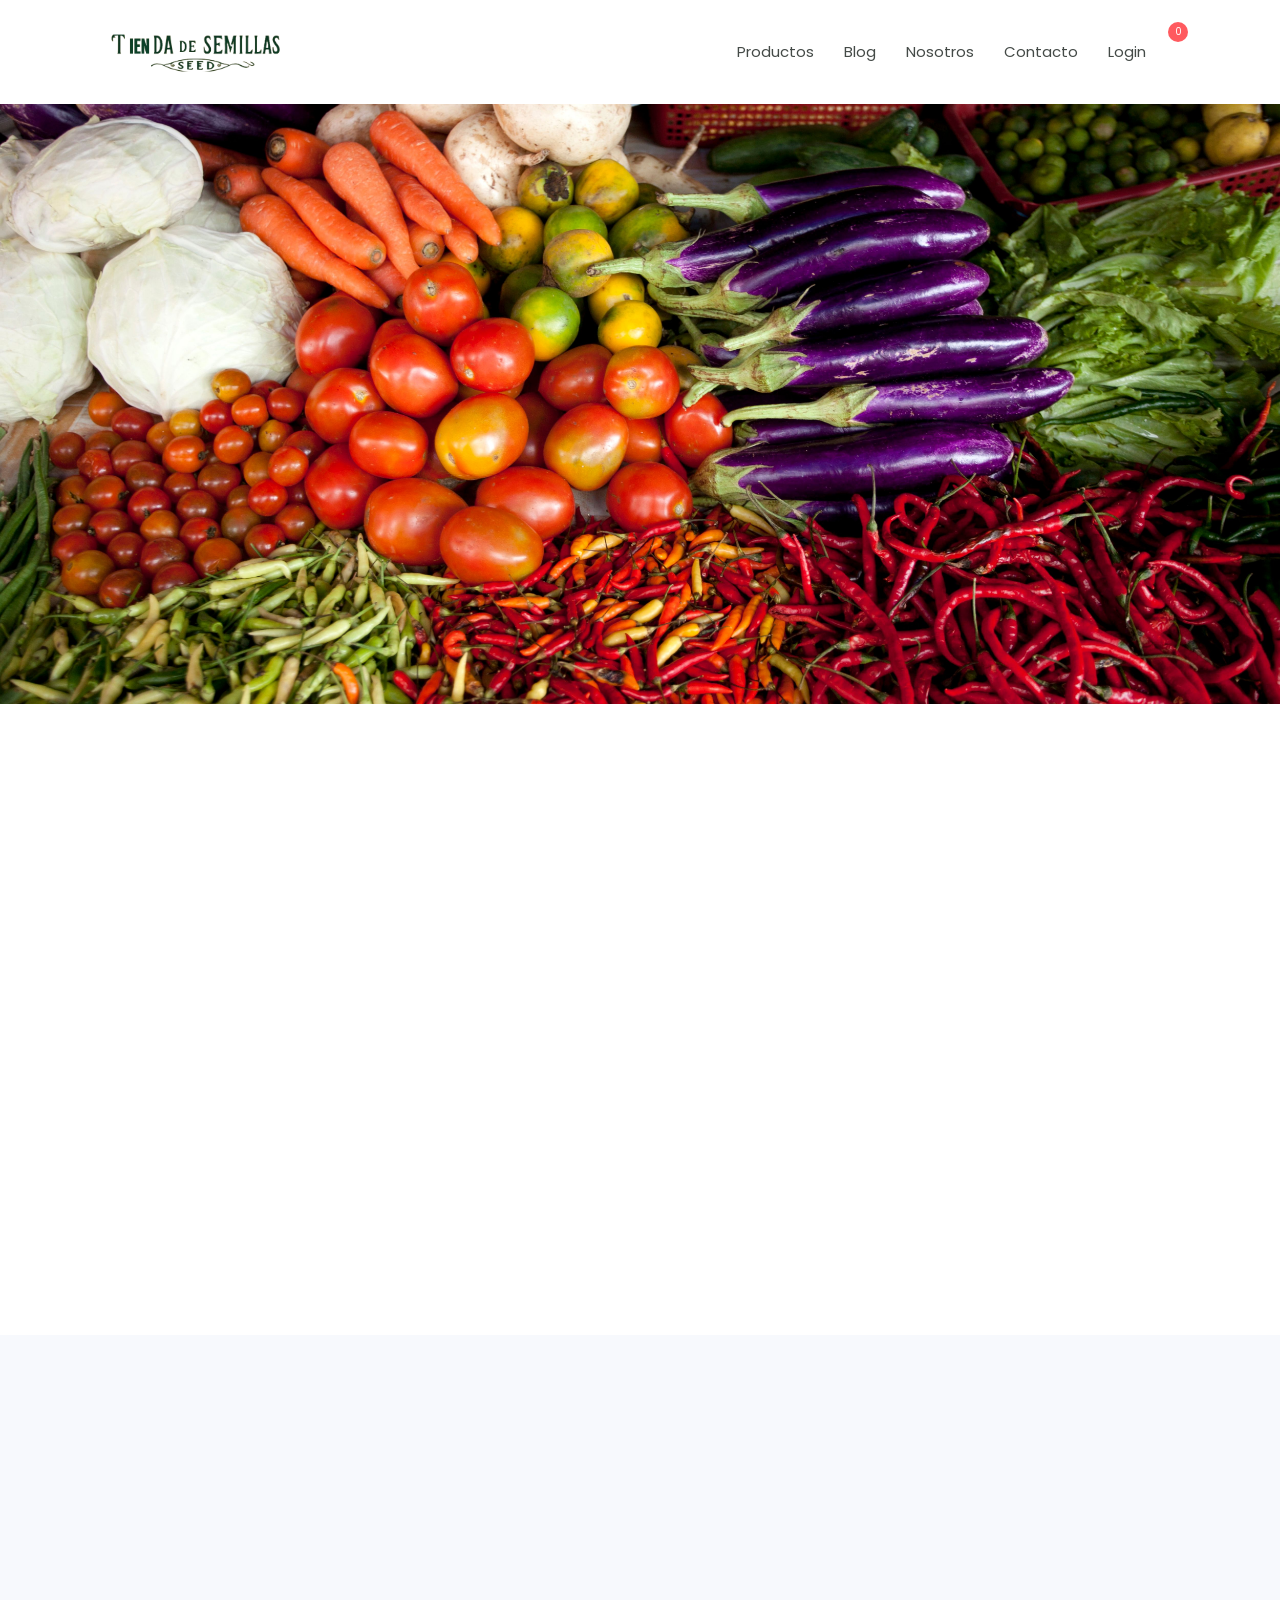
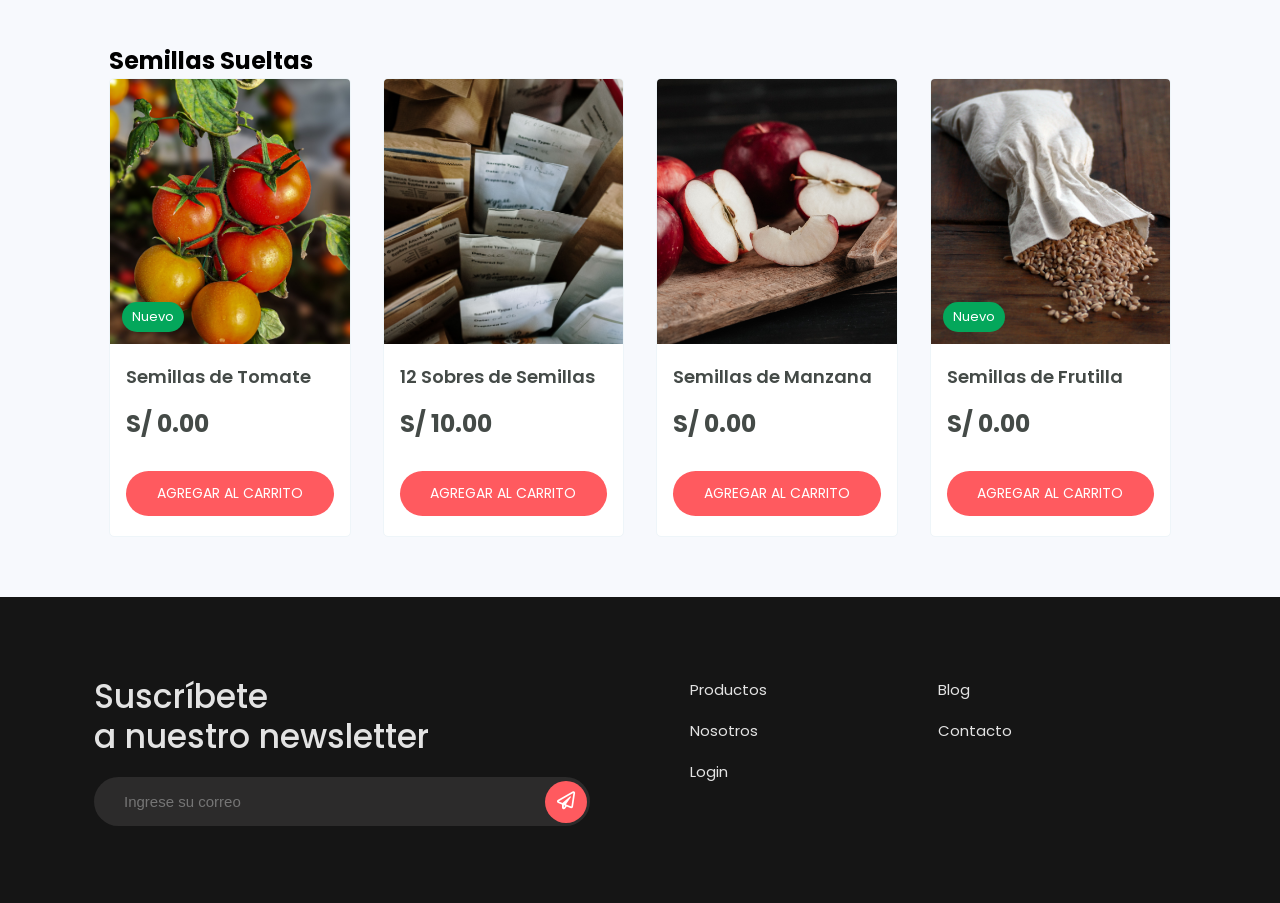
<file: index.html>
<!DOCTYPE html>
<html lang="es">
<head>
    <meta charset="UTF-8">
    <meta name="viewport" content="width=device-width, initial-scale=1.0">
    <meta http-equiv="X-UA-Compatible" content="ie=edge">
    <title>Home Master Store</title>

    <!-- FUENTE GOOGLE FONTS : Poppins -->
    <link href="https://fonts.googleapis.com/css2?family=Poppins:wght@200;300;400;500;600;700;800&display=swap" rel="stylesheet">

    <!-- ICONS: Font Awesome -->
    <link rel="stylesheet" href="https://use.fontawesome.com/releases/v5.8.1/css/all.css">

    <!-- ICONS: Line Awesome -->
    <link rel="stylesheet" href="https://maxst.icons8.com/vue-static/landings/line-awesome/line-awesome/1.3.0/css/line-awesome.min.css">

    <!-- Animaciones AOS -->
    <link rel="stylesheet" href="https://unpkg.com/aos@next/dist/aos.css">


    <!-- Mis Estilos -->
    <link rel="stylesheet" href="css/estilos.css">

</head>
<body>

    <div class="hm-wrapper">   


        <!-- =================================
           HEADER MENU
        ================================== -->
        <div class="hm-header">

            <div class="container">
                <div class="header-menu">

                    <div class="hm-logo">
                        <a href="#">
                            <img src="img/logo-home-master-store.png" alt="">
                        </a>
                    </div>

                    <nav class="hm-menu">
                        <ul>
                            <li><a href="productos.html">Productos</a></li>
                            <li><a href="blog.html">Blog</a></li>
                            <li><a href="nosotros.html">Nosotros</a></li>
                            <li><a href="contacto.html">Contacto</a></li>
                            <li><a href="login.html">Login</a></li>
                        </ul>


                        <div class="hm-icon-cart">
                            <a href="carrito.html">
                                <i class="las la-shopping-cart"></i>
                                <span id="contadorCarrito">0</span> 
                            </a>
                        </div>
                        

                        <div class="icon-menu">
                            <button type="button"><i class="fas fa-bars"></i></button>
                        </div>

                    </nav>

                </div>
            </div>

        </div>

        <!-- =================================
           HEADER MENU Movil
        ================================== -->
        <div class="header-menu-movil">
            <button class="cerrar-menu"><i class="fas fa-times"></i></button>
            <ul>
                <li><a href="../productos.html">Productos</a></li>
                <li><a href="../blog.html">Blog</a></li>
                <li><a href="../nosotros.html">Nosotros</a></li>
                <li><a href="../contacto.html">Contacto</a></li>
                <li><a href="../login.html">Login</a></li>
   
            </ul>
        </div>



        <!-- =================================
           BANNER
        ================================== -->
        <div class="hm-banner">
            <div class="img-banner">
                <img src="img/img-banner-try-1.jpg" alt="Verduras varias">
            </div>
            <a href=""></a>
        </div>

        <!-- =================================
           HOME CATEGROIAS
        ================================== -->
        <div class="hm-page-block">
            <div class="container">
                <div class="header-title">
                    <h1  data-aos="fade-up" data-aos-duration="3000">Categorías</h1>
                </div>

                <div class="hm-grid-category">

                    <div class="grid-item" data-aos="fade-up" data-aos-duration="1000">
                        <a href="productos.html">
                            <img src="img/c-1.jpg" alt="">
                            <div class="c-info">
                                <h3>Todo en Semillas</h3>
                            </div>
                        </a>
                    </div>

                    <div class="grid-item" data-aos="fade-up" data-aos-duration="1500">
                        <a href="productos.html">
                            <img src="img/c-2.jpg" alt="">
                            <div class="c-info">
                                <h3>Todo en Semillas</h3>
                            </div>
                        </a>
                    </div>

                    <div class="grid-item" data-aos="fade-up" data-aos-duration="2000">
                        <a href="productos.html">
                            <img src="img/c-3.jpg" alt="">
                            <div class="c-info">
                                <h3>Todo en Semillas</h3>
                            </div>
                        </a>
                    </div>

                    <div class="grid-item" data-aos="fade-up" data-aos-duration="2000">
                        <a href="productos.html">
                            <img src="img/c-4.jpg" alt="">
                            <div class="c-info">
                                <h3>Todo en Semillas</h3>
                            </div>
                        </a>
                    </div>

                </div>

            </div>
        </div>


         <!-- =================================
           HOME PRODUCTOS DESTACADOS
        ================================== -->
        <div class="hm-page-block bg-fondo">

            <div class="container">

                <div class="header-title" data-aos="fade-up">
                    <h1>Productos populares</h1>
                </div>

                <!-- TABS -->
                <ul class="hm-tabs" data-aos="fade-up">
                    <li class="hm-tab-link" data-categoria="Semillas">Semillas</li>
                    <li class="hm-tab-link" data-categoria="Packs">Packs</li>
                    <li class="hm-tab-link" data-categoria="Otros">Otros</li>
                    <li class="hm-tab-link" data-categoria="Ofertas">Ofertas</li>
                </ul>

                        <div class="tabs-content">
                            <div class="container">
                                <div class="p-title">
                                    <h2>Semillas Sueltas</h2>
                                </div>
                                <div class="grid-product" data-categoria="Semillas"></div>
                            </div>
                        </div>

                        <div class="tabs-content">
                            <div class="container">
                                <div class="p-title">
                                    <h2>Packs</h2>
                                </div>
                                <div class="grid-product" data-categoria="Packs"></div>
                            </div>
                        </div>

                        <div class="tabs-content">
                            <div class="container">
                                <div class="p-title">
                                    <h2>Otros productos</h2>
                                </div>
                                <div class="grid-product" data-categoria="Otros"></div>
                            </div>
                        </div>

                        <div class="tabs-content">
                            <div class="container">
                                <div class="p-title">
                                    <h2>En oferta</h2>
                                </div>
                                <div class="grid-product" data-categoria="Ofertas"></div>
                            </div>
                        </div>

                        </div>

                    </div>

                </div>

            </div>

        </div>



         <!-- =================================
           FOOTER
        ================================== -->
        <footer>
            
            <div class="container">

                <div class="foo-row">
                    <div class="foo-col">
                        <h2>Suscríbete <br>a nuestro newsletter</h2>
                        <form action="" method="GET">

                            <div class="f-input">
                                <input type="text" placeholder="Ingrese su correo">
                                <button type="submit" class="hm-btn-round btn-primary"><i class="far fa-paper-plane"></i></button>
                            </div>
                        </form>

                    </div>

                    <div class="foo-col">
                        <ul>
                            <li><a href="../productos.html">Productos</a></li>
                            <li><a href="../blog.html">Blog</a></li>
                            <li><a href="../nosotros.html">Nosotros</a></li>
                            <li><a href="../contacto.html">Contacto</a></li>
                            <li><a href="../login.html">Login</a></li>
                        </ul>
                    </div>

                </div>

            </div>

        </footer>

        <div class="foo-copy">
            <div class="container">
                <p>HM STORE 2021 © Todos los derechos reservados</p>
            </div>
        </div>

    </div>
    
    <!-- Animaciones : AOS-->
    <script src="https://unpkg.com/aos@next/dist/aos.js"></script>

    <!-- Mi Script -->
     <script src="js/productos.js"></script>
    <script src="js/app.js"></script>

    <script>
    
        AOS.init({
            duration: 1200,
        })


    </script>

    



</body>
</html>
</file>
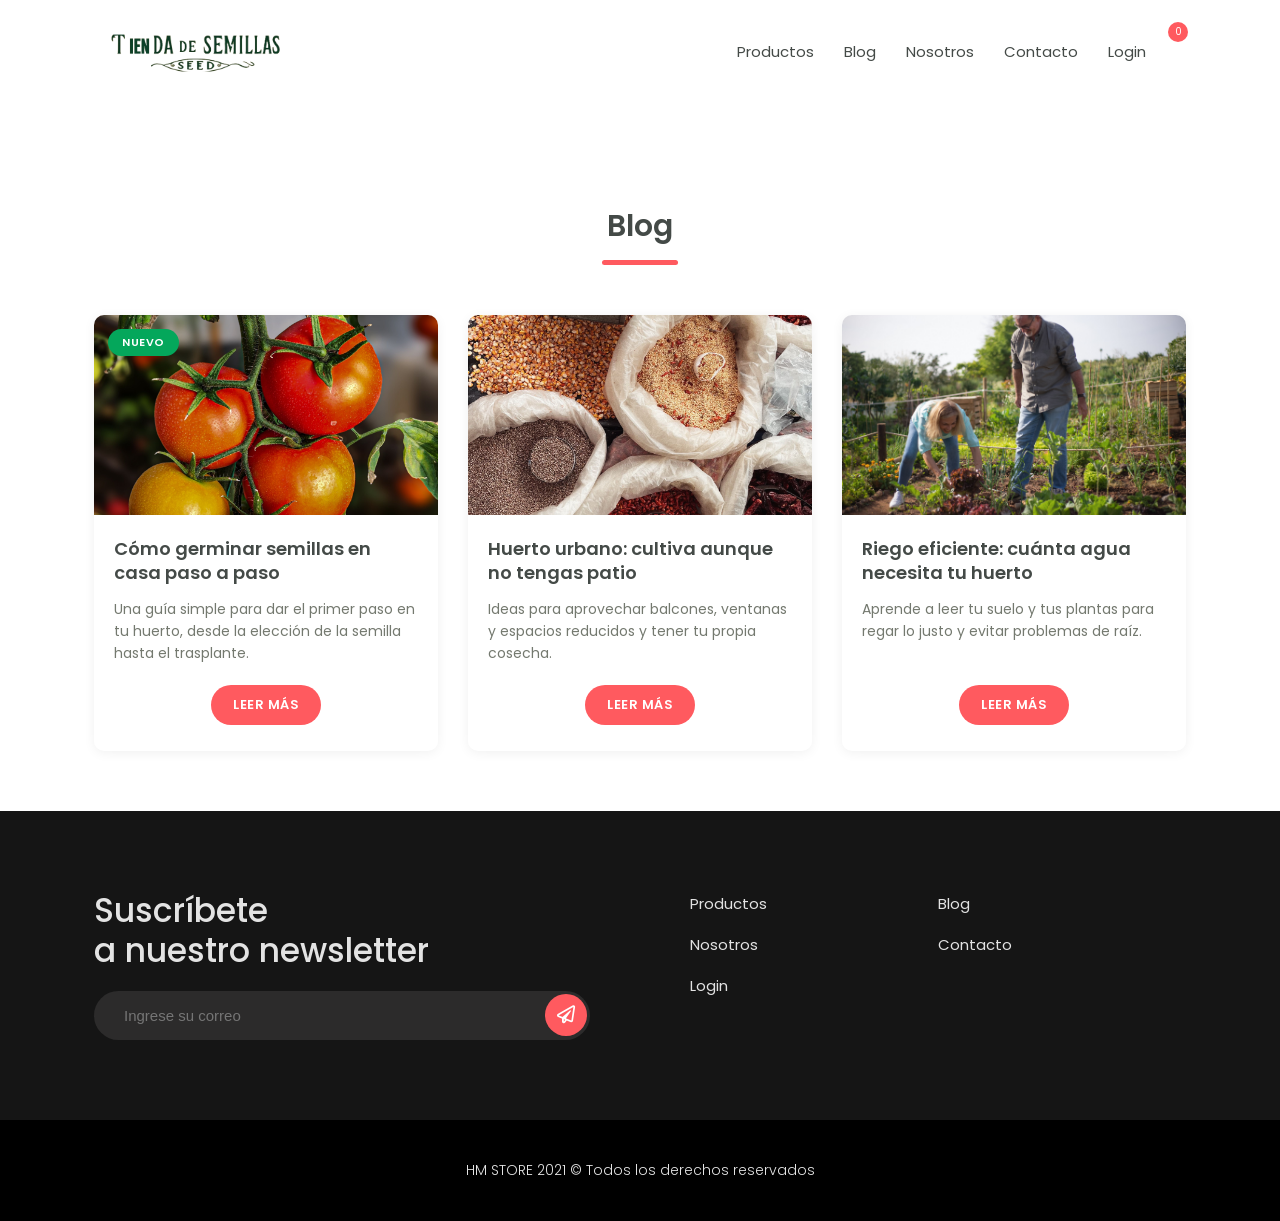
<file: blog.html>
<!DOCTYPE html>
<head>
    <meta charset="UTF-8">
    <meta name="viewport" content="width=device-width, initial-scale=1.0">
    <meta http-equiv="X-UA-Compatible" content="ie=edge">
    <title>Home Master Store</title>

    <!-- FUENTE GOOGLE FONTS : Poppins -->
    <link href="https://fonts.googleapis.com/css2?family=Poppins:wght@200;300;400;500;600;700;800&display=swap" rel="stylesheet">

    <!-- ICONS: Font Awesome -->
    <link rel="stylesheet" href="https://use.fontawesome.com/releases/v5.8.1/css/all.css">

    <!-- ICONS: Line Awesome -->
    <link rel="stylesheet" href="https://maxst.icons8.com/vue-static/landings/line-awesome/line-awesome/1.3.0/css/line-awesome.min.css">

    <!-- Animaciones AOS -->
    <link rel="stylesheet" href="https://unpkg.com/aos@next/dist/aos.css">


    <!-- Mis Estilos -->
     <link rel="stylesheet" href="css/estilos.css">
    <link rel="stylesheet" href="css/blog.css">

</head>
<body>


    <div class="hm-header">

            <div class="container">
                <div class="header-menu">

                    <div class="hm-logo">
                        <a href="index.html">
                            <img src="img/logo-home-master-store.png" alt="">
                        </a>
                    </div>

                    <nav class="hm-menu">
                        <ul>
                            <li><a href="productos.html">Productos</a></li>
                            <li><a href="blog.html">Blog</a></li>
                            <li><a href="nosotros.html">Nosotros</a></li>
                            <li><a href="contacto.html">Contacto</a></li>
                            <li><a href="login.html">Login</a></li>

                        </ul>


                        <div class="hm-icon-cart">
                            <a href="carrito.html">
                                <i class="las la-shopping-cart"></i>
                                <span id="contadorCarrito">0</span> 
                            </a>
                        </div>
                        

                        <div class="icon-menu">
                            <button type="button"><i class="fas fa-bars"></i></button>
                        </div>

                    </nav>

                </div>
            </div>

        </div>

        <!-- =================================
           HEADER MENU Movil
        ================================== -->
        <div class="header-menu-movil">
            <button class="cerrar-menu"><i class="fas fa-times"></i></button>
            <ul>
                <li><a href="../productos.html">Productos</a></li>
                <li><a href="../blog.html">Blog</a></li>
                <li><a href="../nosotros.html">Nosotros</a></li>
                <li><a href="../contacto.html">Contacto</a></li>
                <li><a href="../login.html">Login</a></li>
            </ul>
        </div>

    <!-- =================================
       BLOG
    ================================== -->
    <div class="blog-section">
        <div class="container">
            <div class="blog-header" data-aos="fade-up">
                <h1>Blog</h1>
            </div>

            <div class="blog-grid">

                <div class="blog-card" data-aos="fade-up" data-aos-duration="1000">
                    <div class="blog-card-img">
                        <a href="blogs/blog1.html">
                            <img src="img/1.jpg" alt="Cómo germinar semillas en casa">
                        </a>
                        <span class="blog-tag tag-tip">Nuevo</span>
                    </div>
                    <div class="blog-card-body">
                        <a href="blogs/blog1.html">
                            <h3>Cómo germinar semillas en casa paso a paso</h3>
                        </a>
                        <p class="blog-excerpt">Una guía simple para dar el primer paso en tu huerto, desde la elección de la semilla hasta el trasplante.</p>
                        <a href="blogs/blog1.html" class="blog-readmore">Leer más</a>
                    </div>
                </div>

                <div class="blog-card" data-aos="fade-up" data-aos-duration="1250">
                    <div class="blog-card-img">
                        <a href="blogs/blog2.html">
                            <img src="img/c-1.jpg" alt="Huerto urbano en espacios pequeños">
                        </a>
                    </div>
                    <div class="blog-card-body">
                        <a href="blogs/blog2.html">
                            <h3>Huerto urbano: cultiva aunque no tengas patio</h3>
                        </a>
                        <p class="blog-excerpt">Ideas para aprovechar balcones, ventanas y espacios reducidos y tener tu propia cosecha.</p>
                        <a href="blogs/blog2.html" class="blog-readmore">Leer más</a>
                    </div>
                </div>

                <div class="blog-card" data-aos="fade-up" data-aos-duration="1500">
                    <div class="blog-card-img">
                        <a href="blogs/blog3.html">
                            <img src="img/c-2.jpg" alt="Riego eficiente para tus plantas">
                        </a>
                    </div>
                    <div class="blog-card-body">
                        <a href="blogs/blog3.html">
                            <h3>Riego eficiente: cuánta agua necesita tu huerto</h3>
                        </a>
                        <p class="blog-excerpt">Aprende a leer tu suelo y tus plantas para regar lo justo y evitar problemas de raíz.</p>
                        <a href="blogs/blog3.html" class="blog-readmore">Leer más</a>
                    </div>
                </div>


            </div>

        </div>
    </div>

    <footer>
            
            <div class="container">

                <div class="foo-row">
                    <div class="foo-col">
                        <h2>Suscríbete <br>a nuestro newsletter</h2>
                        <form action="" method="GET">

                            <div class="f-input">
                                <input type="text" placeholder="Ingrese su correo">
                                <button type="submit" class="hm-btn-round btn-primary"><i class="far fa-paper-plane"></i></button>
                            </div>
                        </form>

                    </div>

                    <div class="foo-col">
                        <ul>
                            <li><a href="../productos.html">Productos</a></li>
                            <li><a href="../blog.html">Blog</a></li>
                            <li><a href="../nosotros.html">Nosotros</a></li>
                            <li><a href="../contacto.html">Contacto</a></li>
                            <li><a href="../login.html">Login</a></li>
                        </ul>
                    </div>

                </div>

            </div>

        </footer>

        <div class="foo-copy">
            <div class="container">
                <p>HM STORE 2021 © Todos los derechos reservados</p>
            </div>
        </div>

    </div>
    
    <!-- Animaciones : AOS-->
    <script src="https://unpkg.com/aos@next/dist/aos.js"></script>

    <!-- Mi Script -->
    <script src="js/app.js"></script>

    <script>
    
        AOS.init({
            duration: 1200,
        })


    </script>
    
</body>
</html>
</file>
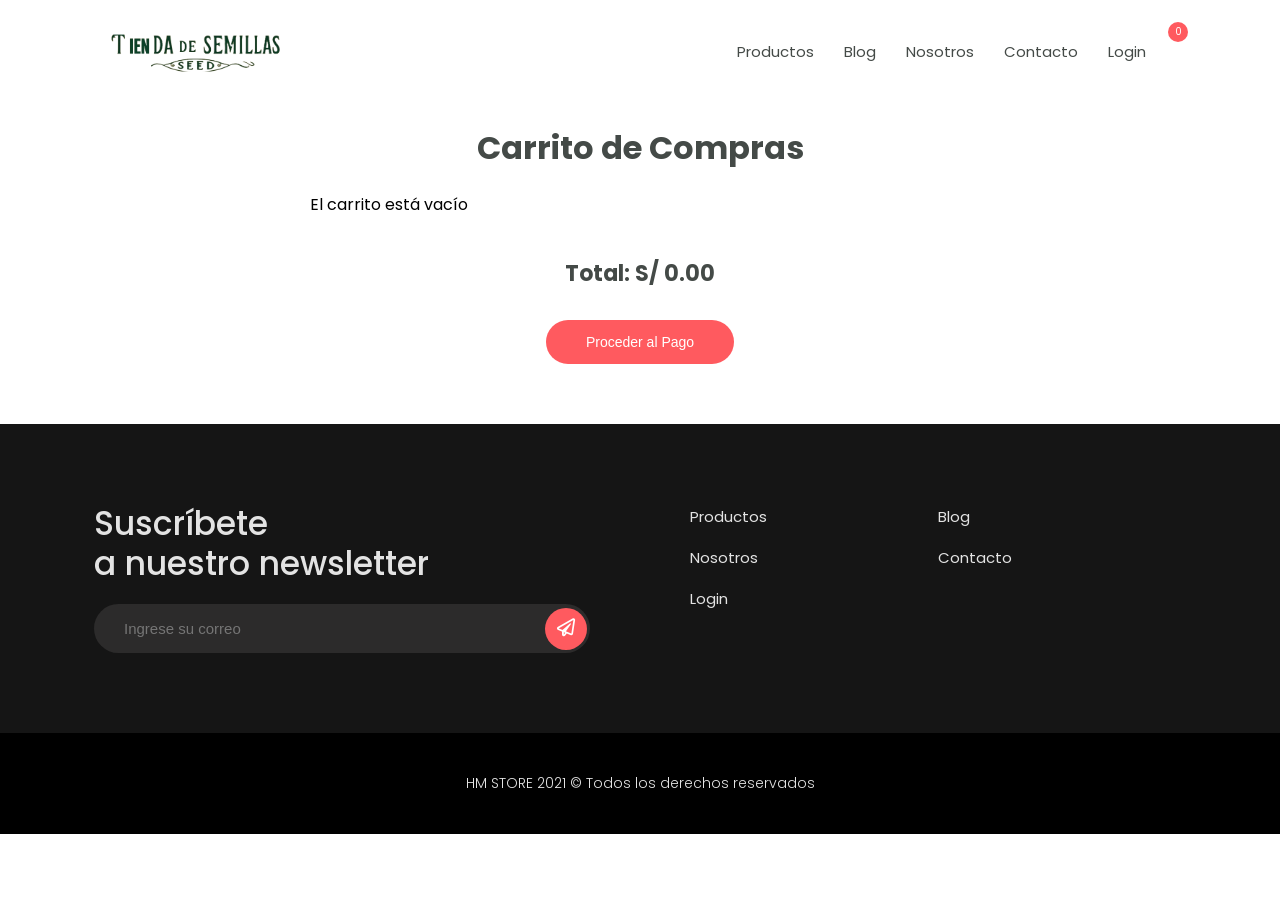
<file: carrito.html>
<!DOCTYPE html>
<html lang="es">
<head>
    <meta charset="UTF-8">
    <title>Carrito de Compras</title>
    <link rel="stylesheet" href="css/estilos.css">
      <!-- FUENTE GOOGLE FONTS : Poppins -->
      <link href="https://fonts.googleapis.com/css2?family=Poppins:wght@200;300;400;500;600;700;800&display=swap" rel="stylesheet">

      <!-- ICONS: Font Awesome -->
      <link rel="stylesheet" href="https://use.fontawesome.com/releases/v5.8.1/css/all.css">
  
      <!-- ICONS: Line Awesome -->
      <link rel="stylesheet" href="https://maxst.icons8.com/vue-static/landings/line-awesome/line-awesome/1.3.0/css/line-awesome.min.css">
  
      <!-- Animaciones AOS -->
      <link rel="stylesheet" href="https://unpkg.com/aos@next/dist/aos.css">
</head>
<body>
    <div class="hm-header">
        <div class="container">
            <div class="header-menu">
                <div class="hm-logo">
                    <a href="index.html">
                        <img src="img/logo-home-master-store.png" alt="">
                    </a>
                </div>

                <nav class="hm-menu">
                    <ul>
                        <li><a href="../productos.html">Productos</a></li>
                        <li><a href="../blog.html">Blog</a></li>
                        <li><a href="../nosotros.html">Nosotros</a></li>
                        <li><a href="../contacto.html">Contacto</a></li>
                        <li><a href="../login.html">Login</a></li>
                    </ul>

                    <div class="hm-icon-cart">
                        <a href="carrito.html">
                            <i class="las la-shopping-cart"></i>
                            <span id="contadorCarrito">0</span> 
                        </a>
                    </div>

                    <div class="icon-menu">
                        <button type="button"><i class="fas fa-bars"></i></button>
                    </div>
                </nav>
            </div>
        </div>
    </div>

    <h1>Carrito de Compras</h1>
    <ul id="listaCarrito"></ul>
    <h1 id="totalCarrito">Total: S/ 0.00</h1>
    <button id="checkoutBtn" class="hm-btn btn-primary">Proceder al Pago</button>


    <footer>
        <div class="container">
            <div class="foo-row">
                <div class="foo-col">
                    <h2>Suscríbete <br>a nuestro newsletter</h2>
                    <form action="" method="GET">
                        <div class="f-input">
                            <input type="text" placeholder="Ingrese su correo">
                            <button type="submit" class="hm-btn-round btn-primary"><i class="far fa-paper-plane"></i></button>
                        </div>
                    </form>
                </div>

                <div class="foo-col">
                    <ul>
                        <li><a href="../productos.html">Productos</a></li>
                        <li><a href="../blog.html">Blog</a></li>
                        <li><a href="../nosotros.html">Nosotros</a></li>
                        <li><a href="../contacto.html">Contacto</a></li>
                        <li><a href="../login.html">Login</a></li>
                    </ul>
                </div>
            </div>
        </div>
    </footer>

    <div class="foo-copy">
        <div class="container">
            <p>HM STORE 2021 © Todos los derechos reservados</p>
        </div>
    </div>

    <script src="js/app.js"></script>
    <script>
        // Función para cargar el carrito al abrir esta página y mostrar los productos con sus imágenes
        function cargarCarrito() {
            const carrito = JSON.parse(localStorage.getItem('carrito')) || [];
            const listaCarrito = document.getElementById('listaCarrito');
            listaCarrito.innerHTML = '';

            if (carrito.length === 0) {
                listaCarrito.innerHTML = '<li>El carrito está vacío</li>';
            } else {
                carrito.forEach((producto, index) => {
                    const item = document.createElement('li');
                    item.innerHTML = `
                        <div class="producto-carrito">
                            <img src="${producto.imagen}" alt="${producto.nombre}" class="imagen-producto-carrito">
                            <div class="info-producto">
                                <h3>${producto.nombre}</h3>
                                <p>${producto.precio}</p>
                            </div>
                            <button onclick="eliminarDelCarrito(${index})" class="btn-eliminar">Eliminar</button>
                        </div>
                    `;
                    listaCarrito.appendChild(item);
                });
            }
        }

        // Función para eliminar un producto del carrito
        function eliminarDelCarrito(index) {
            let carrito = JSON.parse(localStorage.getItem('carrito')) || [];
            carrito.splice(index, 1); // Elimina el producto en la posición "index"
            localStorage.setItem('carrito', JSON.stringify(carrito)); // Actualiza el localStorage
            cargarCarrito(); // Recarga la lista del carrito para reflejar los cambios
        }

        // Cargar el carrito al abrir la página
        cargarCarrito();
    </script>




    
</body>
<script>
    // Función para cargar el carrito al abrir esta página y mostrar los productos con sus imágenes
    function cargarCarrito() {
        const carrito = JSON.parse(localStorage.getItem('carrito')) || [];
        const listaCarrito = document.getElementById('listaCarrito');
        const totalCarrito = document.getElementById('totalCarrito');
        listaCarrito.innerHTML = '';
        let total = 0;

        if (carrito.length === 0) {
            listaCarrito.innerHTML = '<li>El carrito está vacío</li>';
            totalCarrito.textContent = "Total: S/ 0.00";
        } else {
            carrito.forEach((producto, index) => {
                const item = document.createElement('li');
                item.innerHTML = `
                    <div class="producto-carrito">
                        <img src="${producto.imagen}" alt="${producto.nombre}" class="imagen-producto-carrito">
                        <div class="info-producto">
                            <h3>${producto.nombre}</h3>
                            <p>${producto.precio}</p>
                        </div>
                        <button onclick="eliminarDelCarrito(${index})" class="btn-eliminar">Eliminar</button>
                    </div>
                `;
                listaCarrito.appendChild(item);

                // Convertir el precio a número y sumar al total
                const precio = parseFloat(producto.precio.replace('S/', '').trim());
                total += precio;
            });

            // Mostrar el total en el elemento totalCarrito
            totalCarrito.textContent = `Total: S/ ${total.toFixed(2)}`;
        }
    }

    // Función para eliminar un producto del carrito y actualizar el total
    function eliminarDelCarrito(index) {
        let carrito = JSON.parse(localStorage.getItem('carrito')) || [];
        carrito.splice(index, 1); // Elimina el producto en la posición "index"
        localStorage.setItem('carrito', JSON.stringify(carrito)); // Actualiza el localStorage
        cargarCarrito(); // Recarga la lista del carrito para reflejar los cambios
    }

    // Cargar el carrito al abrir la página
    cargarCarrito();
</script>

<script src="https://unpkg.com/aos@next/dist/aos.js"></script>
<script>
    
    AOS.init({
        duration: 1200,
    })


</script>

</html>
</file>
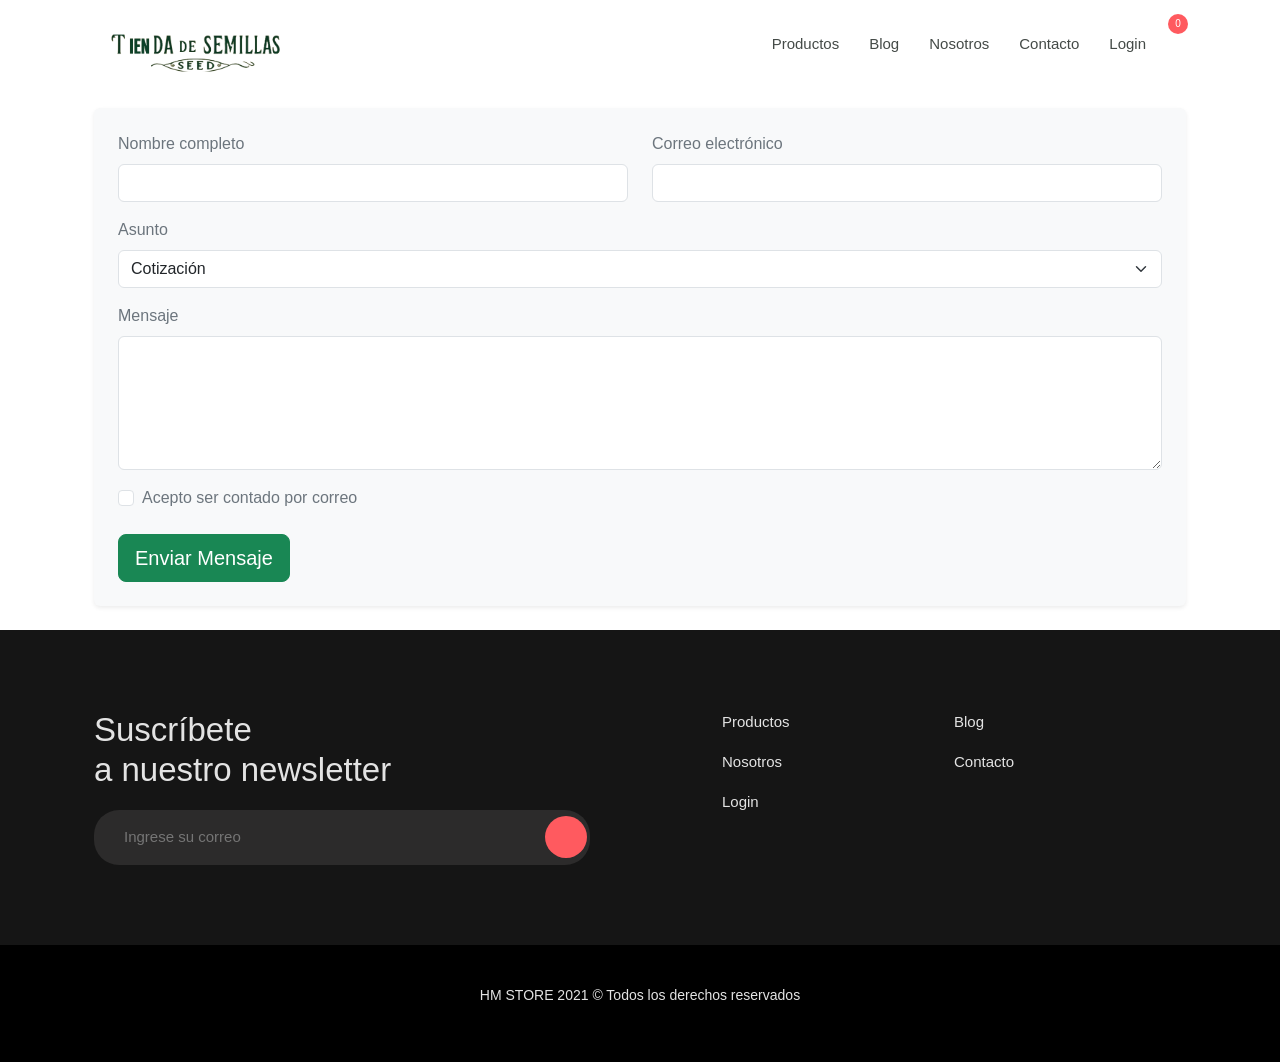
<file: contacto.html>
<!DOCTYPE html>
<html lang="en">
<head>
    <meta charset="UTF-8">
    <meta name="viewport" content="width=device-width, initial-scale=1.0">
    <title>Contacto</title>
    <link href="https://cdn.jsdelivr.net/npm/bootstrap@5.3.8/dist/css/bootstrap.min.css" rel="stylesheet" integrity="sha384-sRIl4kxILFvY47J16cr9ZwB07vP4J8+LH7qKQnuqkuIAvNWLzeN8tE5YBujZqJLB" crossorigin="anonymous">
    <link rel="stylesheet" href="css/login.css">
    <script defer  src="https://cdn.jsdelivr.net/npm/bootstrap@5.3.8/dist/js/bootstrap.bundle.min.js" integrity="sha384-FKyoEForCGlyvwx9Hj09JcYn3nv7wiPVlz7YYwJrWVcXK/BmnVDxM+D2scQbITxI" crossorigin="anonymous"></script>
    <script defer src="js/app.js"></script>
</head>
<body>
    <header ><div class="hm-header">

            <div class="container">
                <div class="header-menu">

                    <div class="hm-logo">
                        <a href="index.html">
                            <img src="img/logo-home-master-store.png" alt="">
                        </a>
                    </div>

                    <nav class="hm-menu">
                        <ul>
                            <li><a href="../productos.html">Productos</a></li>
                            <li><a href="../blog.html">Blog</a></li>
                            <li><a href="../nosotros.html">Nosotros</a></li>
                            <li><a href="../contacto.html">Contacto</a></li>
                            <li><a href="../login.html">Login</a></li>
                        </ul>


                        <div class="hm-icon-cart">
                            <a href="carrito.html">
                                <i class="las la-shopping-cart"></i>
                                <span id="contadorCarrito">0</span> 
                            </a>
                        </div>
                        

                        <div class="icon-menu">
                            <button type="button"><i class="fas fa-bars"></i></button>
                        </div>

                    </nav>

                </div>
            </div>

        </div>
        </nav>

    </header>

    <section class="container">
        <form id="formContacto" action="#" method="post" class="bg-light p-4 my-4 rounded shadow-sm mx-auto">
            
            <div class="row">

                <div class="col-md-6 mb-3">
                    <label for="nombre" class="form-label text-secondary">Nombre completo</label>
                    <input type="text" required id="nombre" name="nombre" class="form-control">
                </div>

                <div class="col-md-6 mb-3">
                    <label for="correo" class="form-label text-secondary">Correo electrónico</label>
                    <input type="email" required id="correo" name="correo" class="form-control">
                </div>

            </div>

            <div class="mb-3">
                <label for="asunto" class="text-secondary form-label">Asunto</label>
                <select class="form-select" id="asunto">
                    <option value="cotizacion">Cotización</option>
                    <option value="pedido">Pedido</option>
                    <option value="reclamo">Reclamo</option>
                </select>
            </div>

            <div class="mb-3">
                <label for="mensaje" class="form-label text-secondary">Mensaje</label>
                <textarea class="form-control" id="mensaje" name="mensaje" rows="5"></textarea>
            </div>

            <div class="form-check mb-4">
                <input class="form-check-input" type="checkbox" id="terminos" >
                <label class="text-secondary form-check-label" for="terminos">
                    Acepto ser contado por correo
                </label>

            </div>

            <button id="btnEnviar" type="submit" class="btn btn-success btn-lg">Enviar Mensaje</button>


        </form>

    </section>
   <footer>
            
            <div class="container">

                <div class="foo-row">
                    <div class="foo-col">
                        <h2>Suscríbete <br>a nuestro newsletter</h2>
                        <form action="" method="GET">

                            <div class="f-input">
                                <input type="text" placeholder="Ingrese su correo">
                                <button type="submit" class="hm-btn-round btn-primary"><i class="far fa-paper-plane"></i></button>
                            </div>
                        </form>

                    </div>

                    <div class="foo-col">
                        <ul>
                            <li><a href="../productos.html">Productos</a></li>
                            <li><a href="../blog.html">Blog</a></li>
                            <li><a href="../nosotros.html">Nosotros</a></li>
                            <li><a href="../contacto.html">Contacto</a></li>
                            <li><a href="../login.html">Login</a></li>
                        </ul>
                    </div>

                </div>

            </div>

        </footer>

        <div class="foo-copy">
            <div class="container">
                <p>HM STORE 2021 © Todos los derechos reservados</p>
            </div>
        </div>

    </div>
    
    <!-- Animaciones : AOS-->
    <script src="https://unpkg.com/aos@next/dist/aos.js"></script>

    <!-- Mi Script -->
    <script src="js/app.js"></script>

    <script>
    
        AOS.init({
            duration: 1200,
        })


    </script>
    
</body>
</html>
</file>
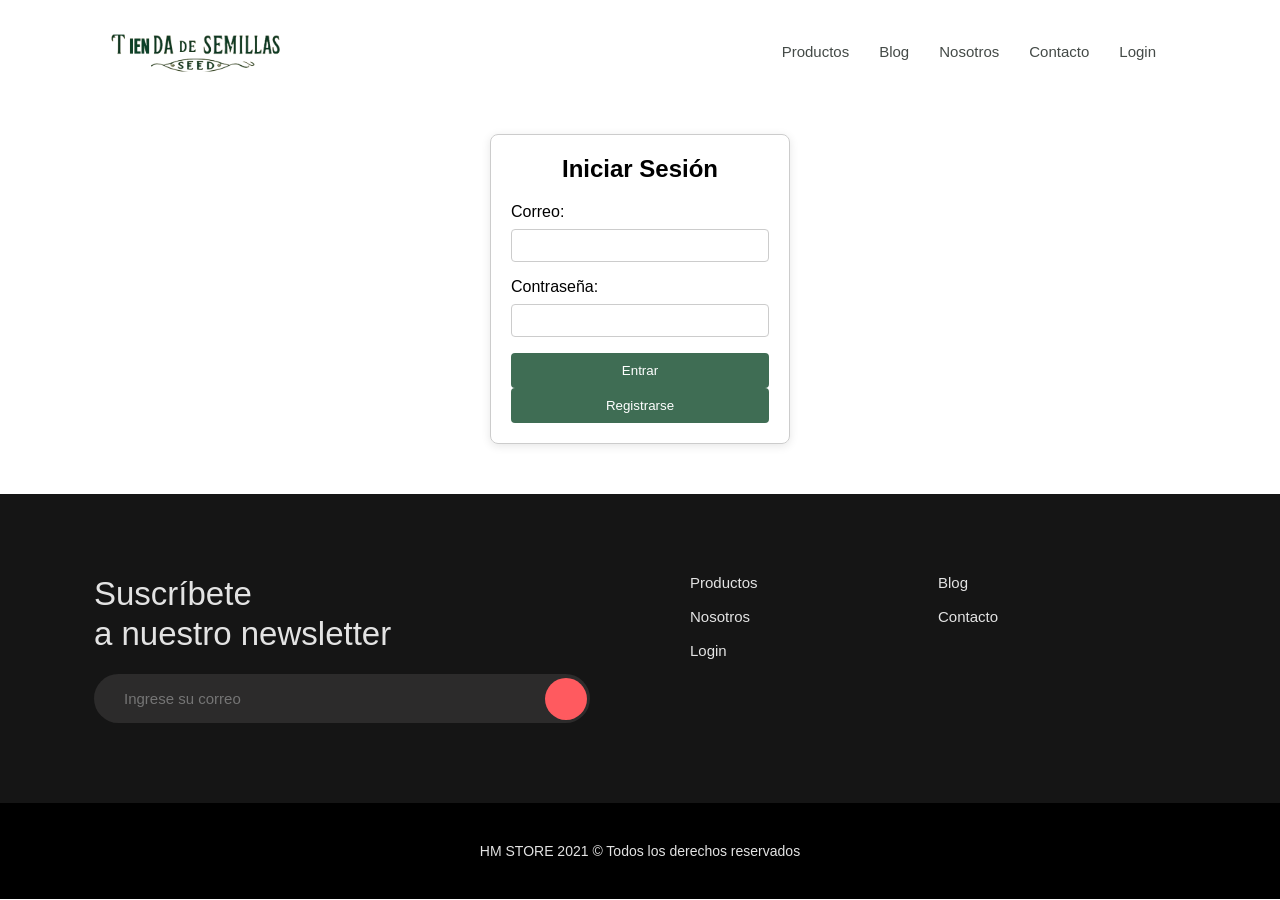
<file: login.html>
<!DOCTYPE html>
<html lang="es">
<head>
    <meta charset="UTF-8">
    <meta name="viewport" content="width=device-width, initial-scale=1.0">
    <title>Iniciar Sesión</title>
    <!-- Vinculación del archivo CSS -->
    <link rel="stylesheet" href="css/login.css">
</head>
<body>
    <div class="hm-wrapper">

        <!-- =================================
           HEADER MENU
        ================================== -->
        <div class="hm-header">

            <div class="container">
                <div class="header-menu">

                    <div class="hm-logo">
                        <a href="index.html">
                            <img src="img/logo-home-master-store.png" alt="">
                        </a>
                    </div>

                    <nav class="hm-menu">
                       <ul>
                            <li><a href="../productos.html">Productos</a></li>
                            <li><a href="../blog.html">Blog</a></li>
                            <li><a href="../nosotros.html">Nosotros</a></li>
                            <li><a href="../contacto.html">Contacto</a></li>
                            <li><a href="../login.html">Login</a></li>
                        </ul>


                        
                    </nav>

                </div>
            </div>

        </div>
    <div class="login-container">
        <h2>Iniciar Sesión</h2>
        <p id="avisoRegistro" style="color: #2f4f3e; display: none;">Cuenta creada correctamente. Ya puedes iniciar sesión.</p>
        <form id="loginForm">
            <label for="correo">Correo:</label>
            <input type="email" id="correo" name="correo" required>
            
            <label for="password">Contraseña:</label>
            <input type="password" id="password" name="password" required>
            
            <button type="submit">Entrar</button>

            <button type="button" id="registerButton" class="secondary-button">Registrarse</button>
            
        </form>
        <p id="loginError" style="color: red; display: none;">Correo o contraseña incorrectos</p>
    </div>

<script src="js/usudatos.js"></script>
<script src="js/logReg.js"></script>

<footer>
            
    <div class="container">

        <div class="foo-row">
            <div class="foo-col">
                <h2>Suscríbete <br>a nuestro newsletter</h2>
                <form action="" method="GET">

                    <div class="f-input">
                        <input type="text" placeholder="Ingrese su correo">
                        <button type="submit" class="hm-btn-round btn-primary"><i class="far fa-paper-plane"></i></button>
                    </div>
                </form>

            </div>

            <div class="foo-col">
                <ul>
                    <li><a href="../productos.html">Productos</a></li>
                    <li><a href="../blog.html">Blog</a></li>
                    <li><a href="../nosotros.html">Nosotros</a></li>
                    <li><a href="../contacto.html">Contacto</a></li>
                    <li><a href="../login.html">Login</a></li>
                </ul>
            </div>

        </div>

    </div>

</footer>

<div class="foo-copy">
    <div class="container">
        <p>HM STORE 2021 © Todos los derechos reservados</p>
    </div>
</div>


</body>
</html>
</file>
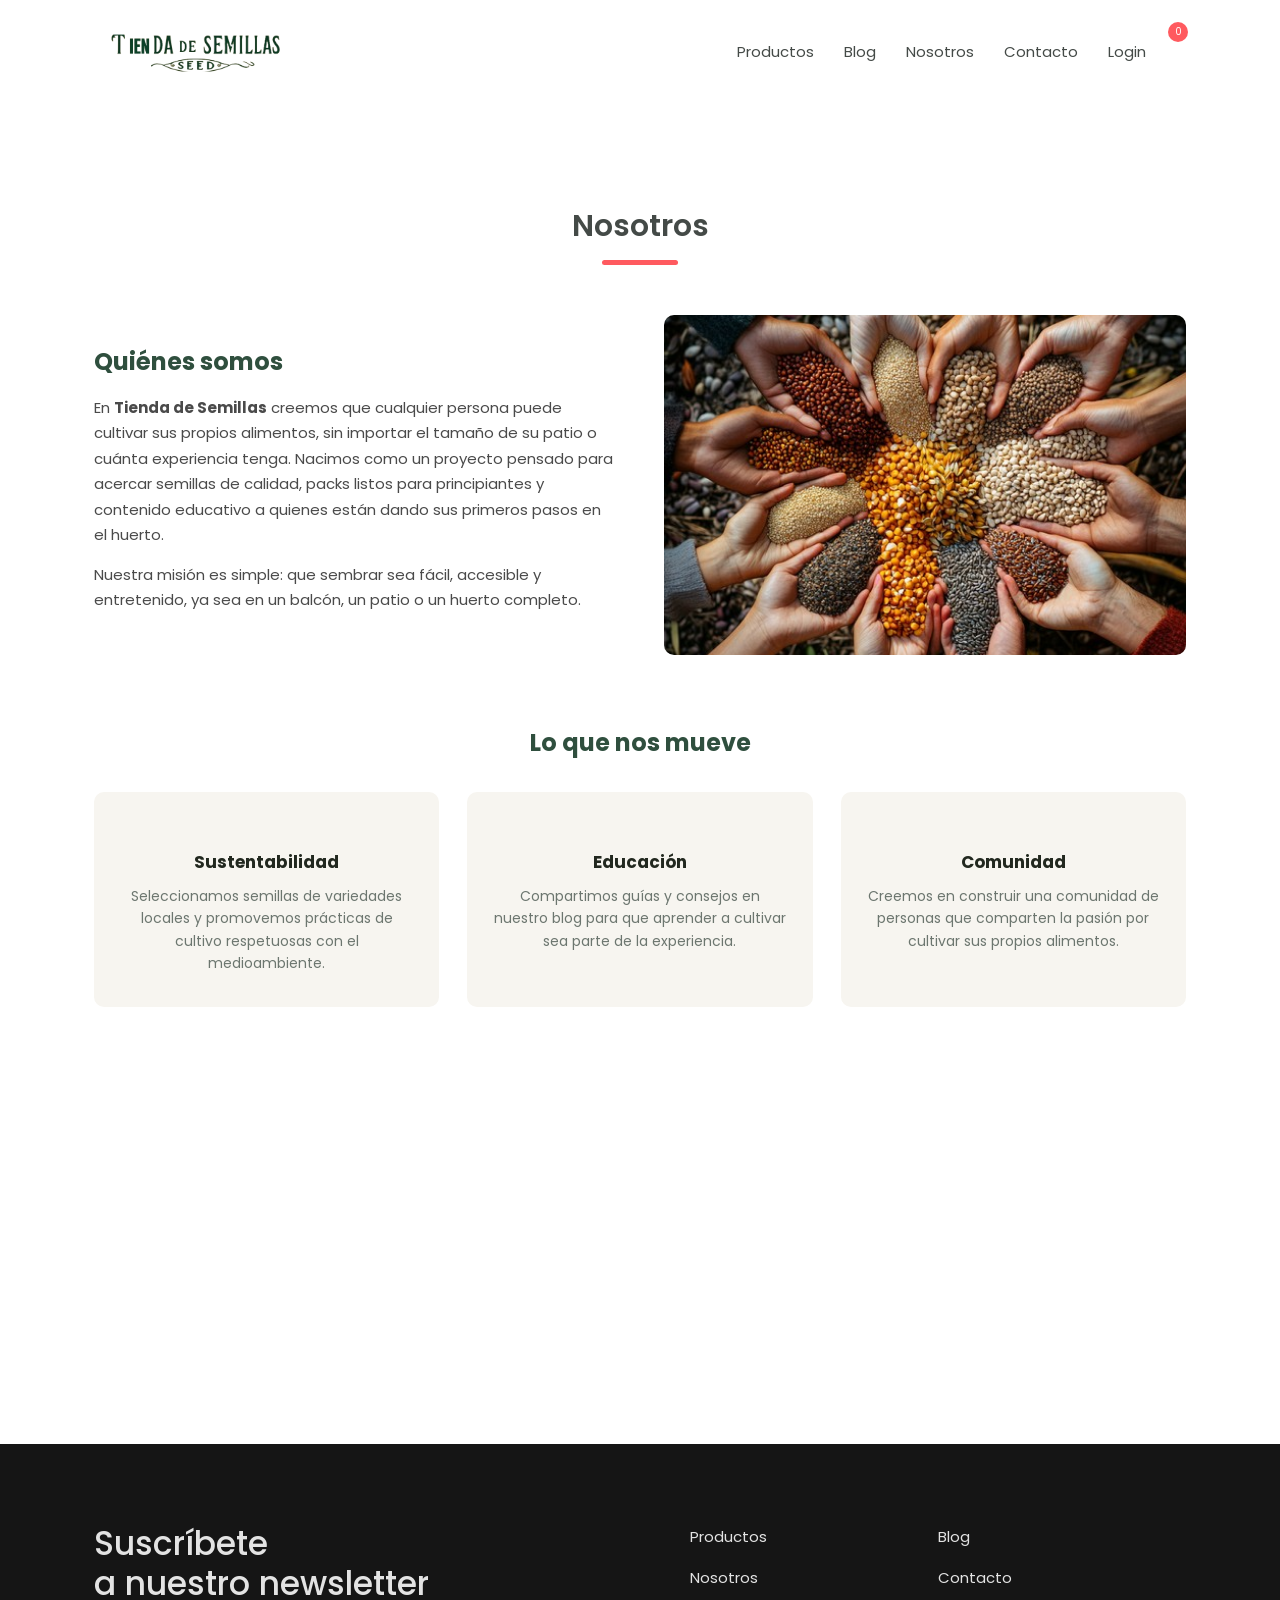
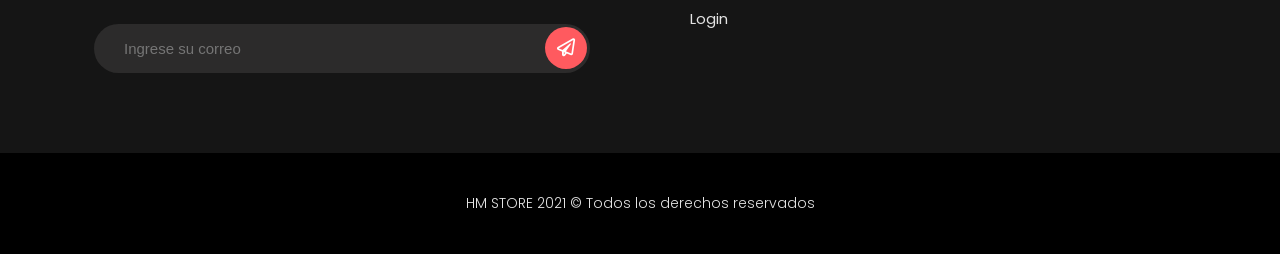
<file: nosotros.html>
<!DOCTYPE html>
<html lang="es">
<head>
    <meta charset="UTF-8">
    <meta name="viewport" content="width=device-width, initial-scale=1.0">
    <meta http-equiv="X-UA-Compatible" content="ie=edge">
    <title>Nosotros | Tienda de Semillas</title>

    <!-- FUENTE GOOGLE FONTS : Poppins -->
    <link href="https://fonts.googleapis.com/css2?family=Poppins:wght@200;300;400;500;600;700;800&display=swap" rel="stylesheet">

    <!-- ICONS: Font Awesome -->
    <link rel="stylesheet" href="https://use.fontawesome.com/releases/v5.8.1/css/all.css">

    <!-- ICONS: Line Awesome -->
    <link rel="stylesheet" href="https://maxst.icons8.com/vue-static/landings/line-awesome/line-awesome/1.3.0/css/line-awesome.min.css">

    <!-- Animaciones AOS -->
    <link rel="stylesheet" href="https://unpkg.com/aos@next/dist/aos.css">

    <!-- Mis Estilos -->
    <link rel="stylesheet" href="css/estilos.css">
    <link rel="stylesheet" href="css/nosotros.css">

</head>
<body>


    <div class="hm-header">

            <div class="container">
                <div class="header-menu">

                    <div class="hm-logo">
                        <a href="index.html">
                            <img src="img/logo-home-master-store.png" alt="">
                        </a>
                    </div>

                    <nav class="hm-menu">
                        <ul>
                            <li><a href="productos.html">Productos</a></li>
                            <li><a href="blog.html">Blog</a></li>
                            <li><a href="nosotros.html">Nosotros</a></li>
                            <li><a href="contacto.html">Contacto</a></li>
                            <li><a href="login.html">Login</a></li>

                        </ul>


                        <div class="hm-icon-cart">
                            <a href="carrito.html">
                                <i class="las la-shopping-cart"></i>
                                <span id="contadorCarrito">0</span> 
                            </a>
                        </div>
                        

                        <div class="icon-menu">
                            <button type="button"><i class="fas fa-bars"></i></button>
                        </div>

                    </nav>

                </div>
            </div>

        </div>

        <!-- =================================
           HEADER MENU Movil
        ================================== -->
        <div class="header-menu-movil">
            <button class="cerrar-menu"><i class="fas fa-times"></i></button>
            <ul>
                <li><a href="../productos.html">Productos</a></li>
                <li><a href="../blog.html">Blog</a></li>
                <li><a href="../nosotros.html">Nosotros</a></li>
                <li><a href="../contacto.html">Contacto</a></li>
                <li><a href="../login.html">Login</a></li>
            </ul>
        </div>

    <!-- =================================
       NOSOTROS
    ================================== --> 
    <div class="nosotros-section">
        <div class="container">

            <div class="header-title" data-aos="fade-up">
                <h1>Nosotros</h1>
            </div>

            <!-- QUIÉNES SOMOS -->
            <div class="nosotros-intro" data-aos="fade-up" data-aos-duration="1000">
                <div class="nosotros-texto">
                    <h2>Quiénes somos</h2>
                    <p>En <strong>Tienda de Semillas</strong> creemos que cualquier persona puede cultivar sus propios alimentos, sin importar el tamaño de su patio o cuánta experiencia tenga. Nacimos como un proyecto pensado para acercar semillas de calidad, packs listos para principiantes y contenido educativo a quienes están dando sus primeros pasos en el huerto.</p>
                    <p>Nuestra misión es simple: que sembrar sea fácil, accesible y entretenido, ya sea en un balcón, un patio o un huerto completo.</p>
                </div>
                <div class="nosotros-imagen">
                    <img src="img/hands-holding-seeds-stockcake.jpg" alt="Manos sosteniendo semillas de distintos tipos">
                </div>
            </div>

            <!-- LO QUE NOS MUEVE -->
            <div class="nosotros-valores" data-aos="fade-up" data-aos-duration="1000">
                <h2>Lo que nos mueve</h2>

                <div class="valores-grid">
                    <div class="valor-item">
                        <i class="las la-leaf"></i>
                        <h3>Sustentabilidad</h3>
                        <p>Seleccionamos semillas de variedades locales y promovemos prácticas de cultivo respetuosas con el medioambiente.</p>
                    </div>

                    <div class="valor-item">
                        <i class="las la-book-open"></i>
                        <h3>Educación</h3>
                        <p>Compartimos guías y consejos en nuestro blog para que aprender a cultivar sea parte de la experiencia.</p>
                    </div>

                    <div class="valor-item">
                        <i class="las la-users"></i>
                        <h3>Comunidad</h3>
                        <p>Creemos en construir una comunidad de personas que comparten la pasión por cultivar sus propios alimentos.</p>
                    </div>
                </div>
            </div>

            <!-- EQUIPO / DESARROLLADORES -->
            <div class="nosotros-equipo" data-aos="fade-up" data-aos-duration="1000">
                <h2>El equipo detrás del proyecto</h2>
                <p class="equipo-subtitulo">Este sitio fue desarrollado como proyecto académico por:</p>

                <div class="equipo-grid">
                    <div class="equipo-item">
                        <div class="equipo-avatar">JPV</div>
                        <h3>Juan Pablo Valdenegro</h3>
                        <span>Diseño UI/UX</span>
                    </div>

                    <div class="equipo-item">
                        <div class="equipo-avatar">FG</div>
                        <h3>Felipe Garrido</h3>
                        <span>Diseño UI/UX</span>
                    </div>

                    <div class="equipo-item">
                        <div class="equipo-avatar">AG</div>
                        <h3>Adolfo Gaete</h3>
                        <span>Diseño UI/UX</span>
                    </div>
                </div>
            </div>

        </div>
    </div>

    <footer>
            
            <div class="container">

                <div class="foo-row">
                    <div class="foo-col">
                        <h2>Suscríbete <br>a nuestro newsletter</h2>
                        <form action="" method="GET">

                            <div class="f-input">
                                <input type="text" placeholder="Ingrese su correo">
                                <button type="submit" class="hm-btn-round btn-primary"><i class="far fa-paper-plane"></i></button>
                            </div>
                        </form>

                    </div>

                    <div class="foo-col">
                        <ul>
                            <li><a href="../productos.html">Productos</a></li>
                            <li><a href="../blog.html">Blog</a></li>
                            <li><a href="../nosotros.html">Nosotros</a></li>
                            <li><a href="../contacto.html">Contacto</a></li>
                            <li><a href="../login.html">Login</a></li>
                        </ul>
                    </div>

                </div>

            </div>

        </footer>

        <div class="foo-copy">
            <div class="container">
                <p>HM STORE 2021 © Todos los derechos reservados</p>
            </div>
        </div>

    <!-- Animaciones : AOS-->
    <script src="https://unpkg.com/aos@next/dist/aos.js"></script>

    <!-- Mi Script -->
    <script src="js/app.js"></script>

    <script>
    
        AOS.init({
            duration: 1200,
        })


    </script>
    
</body>
</html>
</file>
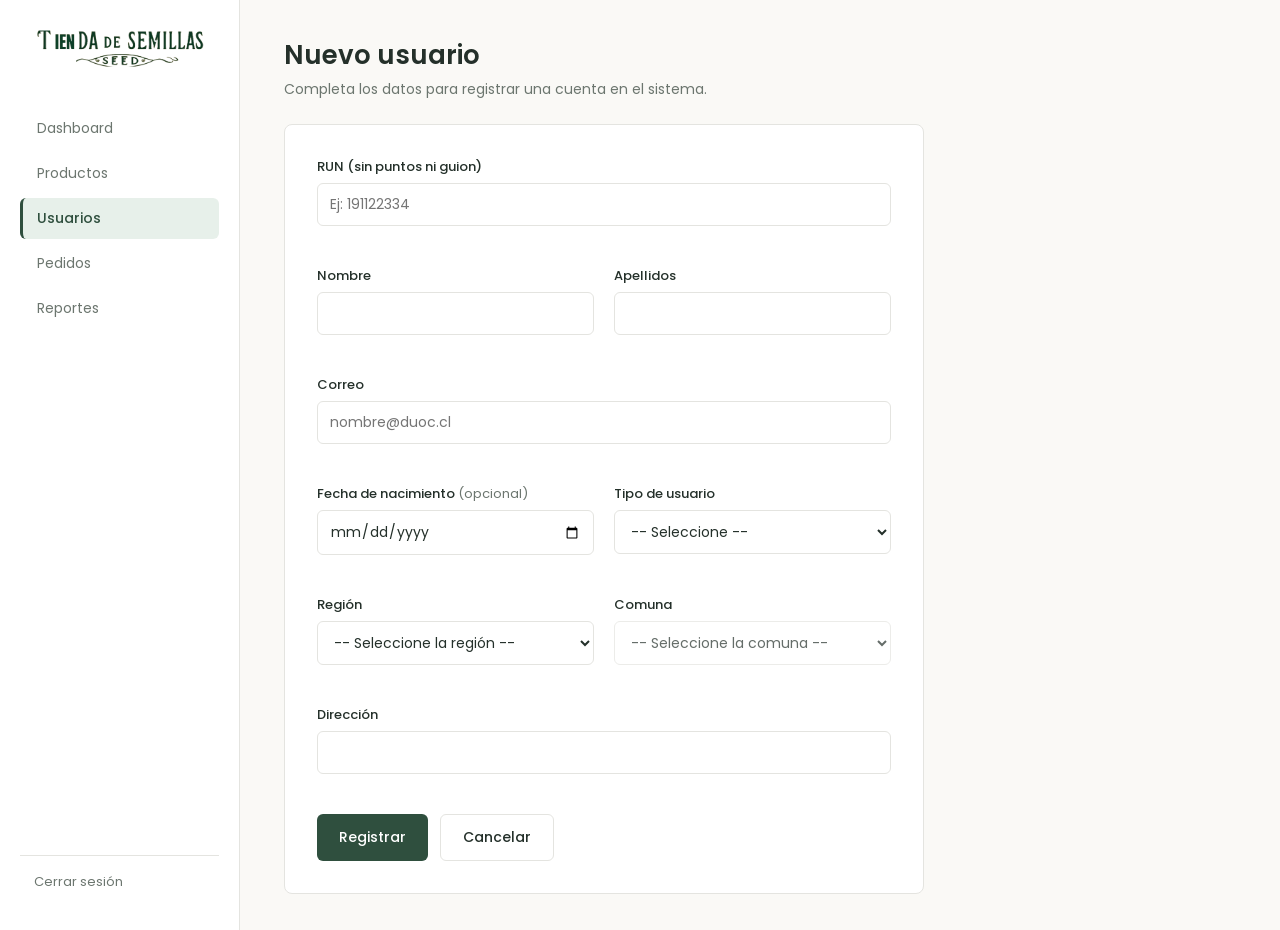
<file: nuevou.html>
<!DOCTYPE html>
<html lang="es">
<head>
    <meta charset="UTF-8">
    <meta name="viewport" content="width=device-width, initial-scale=1.0">
    <title>Nuevo usuario - Administrador | Tienda de Semillas</title>

    <link href="https://fonts.googleapis.com/css2?family=Playfair+Display:wght@600;700&family=Poppins:wght@200;300;400;500;600;700;800&display=swap" rel="stylesheet">
    <link rel="stylesheet" href="css/usuarios.css">
</head>
<body>

    <div class="admin-wrapper">

        <!-- =================================
           SIDEBAR ADMINISTRADOR
        ================================== -->
        <aside class="admin-sidebar">
            <a href="index.html" class="admin-brand" aria-label="Volver al inicio de la tienda">
                <img src="img/logo-home-master-store.png" alt="Tienda de Semillas" class="admin-brand-logo">
            </a>

            <nav class="admin-nav">
                <ul>
                    <li><a href="#">Dashboard</a></li>
                    <li><a href="#">Productos</a></li>
                    <li class="active"><a href="usuarios.html">Usuarios</a></li>
                    <li><a href="#">Pedidos</a></li>
                    <li><a href="#">Reportes</a></li>
                </ul>
            </nav>

            <div class="admin-nav-footer">
                <a href="index.html" id="linkCerrarSesion">Cerrar sesión</a>
            </div>
        </aside>

        <!-- =================================
           CONTENIDO PRINCIPAL
        ================================== -->
        <main class="admin-content">

            <header class="admin-topbar">
                <div>
                    <h1>Nuevo usuario</h1>
                    <p class="admin-subtitle">Completa los datos para registrar una cuenta en el sistema.</p>
                </div>
            </header>

            <form id="formNuevoUsuario" class="form-usuario" novalidate>

                <div class="campo">
                    <label for="run">RUN (sin puntos ni guion)</label>
                    <input type="text" id="run" name="run" maxlength="9" placeholder="Ej: 191122334" autocomplete="off">
                    <span class="mensaje-error" id="errorRun"></span>
                </div>

                <div class="fila-doble">
                    <div class="campo">
                        <label for="nombre">Nombre</label>
                        <input type="text" id="nombre" name="nombre" maxlength="50">
                        <span class="mensaje-error" id="errorNombre"></span>
                    </div>

                    <div class="campo">
                        <label for="apellidos">Apellidos</label>
                        <input type="text" id="apellidos" name="apellidos" maxlength="100">
                        <span class="mensaje-error" id="errorApellidos"></span>
                    </div>
                </div>

                <div class="campo">
                    <label for="correo">Correo</label>
                    <input type="email" id="correo" name="correo" maxlength="100" placeholder="nombre@duoc.cl">
                    <span class="mensaje-error" id="errorCorreo"></span>
                </div>

                <div class="fila-doble">
                    <div class="campo">
                        <label for="fechaNacimiento">Fecha de nacimiento <span class="opcional">(opcional)</span></label>
                        <input type="date" id="fechaNacimiento" name="fechaNacimiento">
                        <span class="mensaje-error" id="errorFechaNacimiento"></span>
                    </div>

                    <div class="campo">
                        <label for="tipoUsuario">Tipo de usuario</label>
                        <select id="tipoUsuario" name="tipoUsuario">
                            <option value="">-- Seleccione --</option>
                            <option value="Administrador">Administrador</option>
                            <option value="Vendedor">Vendedor</option>
                            <option value="Cliente">Cliente</option>
                        </select>
                        <span class="mensaje-error" id="errorTipoUsuario"></span>
                    </div>
                </div>

                <div class="fila-doble">
                    <div class="campo">
                        <label for="region">Región</label>
                        <select id="region" name="region">
                            <option value="">-- Seleccione la región --</option>
                        </select>
                        <span class="mensaje-error" id="errorRegion"></span>
                    </div>

                    <div class="campo">
                        <label for="comuna">Comuna</label>
                        <select id="comuna" name="comuna" disabled>
                            <option value="">-- Seleccione la comuna --</option>
                        </select>
                        <span class="mensaje-error" id="errorComuna"></span>
                    </div>
                </div>

                <div class="campo">
                    <label for="direccion">Dirección</label>
                    <input type="text" id="direccion" name="direccion" maxlength="300">
                    <span class="mensaje-error" id="errorDireccion"></span>
                </div>

                <div class="acciones-formulario">
                    <button type="submit" class="btn-primary-admin">Registrar</button>
                    <a href="usuarios.html" class="btn-secundario-admin">Cancelar</a>
                </div>

            </form>

        </main>
    </div>

    <!-- =================================
       MODAL: Confirmar cierre de sesión
    ================================== -->
    <div class="modal-overlay" id="modalCerrarSesion" hidden>
        <div class="modal-dialog">
            <h2>¿Cerrar sesión?</h2>
            <p>¿Estás seguro de que quieres cerrar sesión?</p>
            <div class="modal-acciones">
                <button type="button" class="btn-secundario-admin" id="btnCancelarCerrarSesion">No</button>
                <button type="button" class="btn-primary-admin" id="btnConfirmarCerrarSesion">Sí</button>
            </div>
        </div>
    </div>

    <script>
        // Modal de confirmación para "Cerrar sesión".
        // Autocontenido: no depende de otros archivos js.
        (function () {
            const link = document.getElementById("linkCerrarSesion");
            const modal = document.getElementById("modalCerrarSesion");
            const btnSi = document.getElementById("btnConfirmarCerrarSesion");
            const btnNo = document.getElementById("btnCancelarCerrarSesion");

            if (!link || !modal) return;

            link.addEventListener("click", (evento) => {
                evento.preventDefault();
                modal.hidden = false;
            });

            btnNo.addEventListener("click", () => {
                modal.hidden = true;
            });

            btnSi.addEventListener("click", () => {
                window.location.href = link.getAttribute("href");
            });

            // Cerrar el modal si se hace click fuera del cuadro.
            modal.addEventListener("click", (evento) => {
                if (evento.target === modal) {
                    modal.hidden = true;
                }
            });

            // Cerrar el modal con la tecla Escape.
            document.addEventListener("keydown", (evento) => {
                if (evento.key === "Escape" && !modal.hidden) {
                    modal.hidden = true;
                }
            });
        })();
    </script>

    <script src="js/regiones.js"></script>
    <script src="js/usudatos.js"></script>
    <script src="js/nuevousu.js"></script>
</body>
</html>
</file>
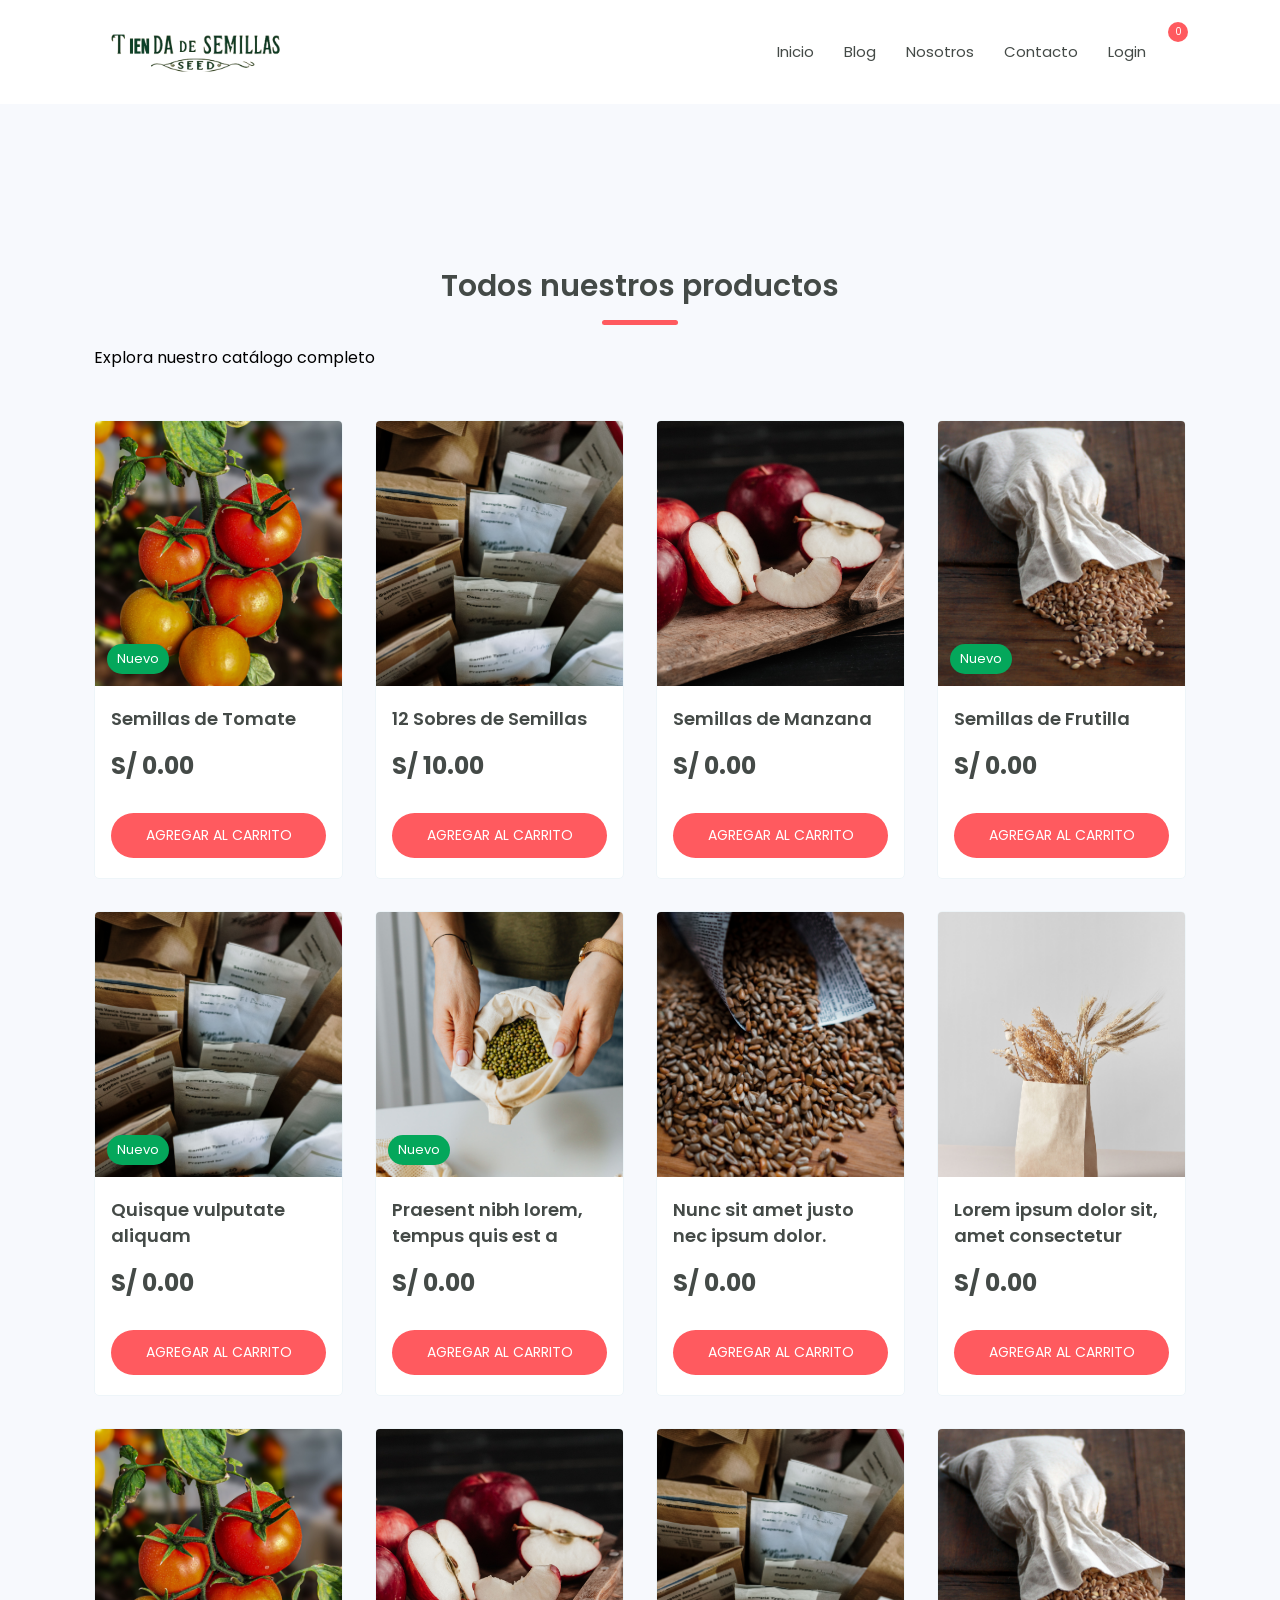
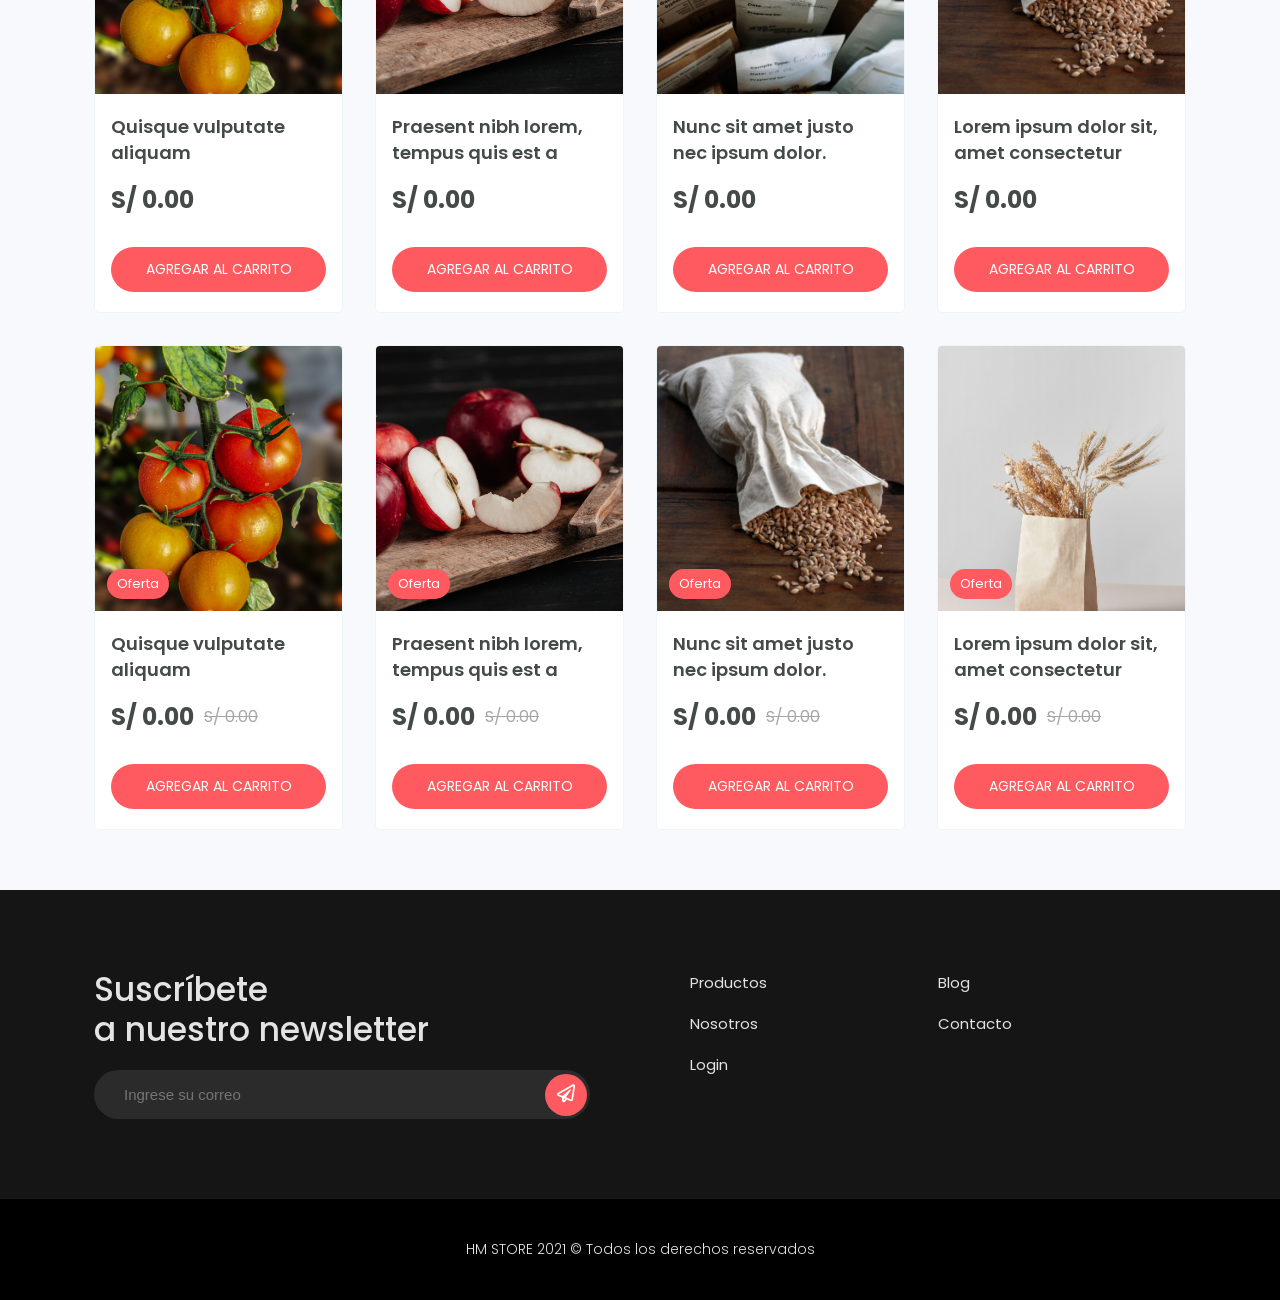
<file: productos.html>
<!DOCTYPE html>
<html lang="es">
<head>
    <meta charset="UTF-8">
    <meta name="viewport" content="width=device-width, initial-scale=1.0">
    <meta http-equiv="X-UA-Compatible" content="ie=edge">
    <title>Productos - Home Master Store</title>

    <!-- FUENTE GOOGLE FONTS : Poppins -->
    <link href="https://fonts.googleapis.com/css2?family=Poppins:wght@200;300;400;500;600;700;800&display=swap" rel="stylesheet">

    <!-- ICONS: Font Awesome -->
    <link rel="stylesheet" href="https://use.fontawesome.com/releases/v5.8.1/css/all.css">

    <!-- ICONS: Line Awesome -->
    <link rel="stylesheet" href="https://maxst.icons8.com/vue-static/landings/line-awesome/line-awesome/1.3.0/css/line-awesome.min.css">

    <!-- Animaciones AOS -->
    <link rel="stylesheet" href="https://unpkg.com/aos@next/dist/aos.css">

    <!-- Mis Estilos -->
    <link rel="stylesheet" href="css/estilos.css">
</head>
<body>

    <div class="hm-wrapper">   

        <!-- =================================
           HEADER MENU
        ================================== -->
        <div class="hm-header">
            <div class="container">
                <div class="header-menu">
                    <div class="hm-logo">
                        <a href="index.html">
                            <img src="img/logo-home-master-store.png" alt="Logo">
                        </a>
                    </div>
                    <nav class="hm-menu">
                        <ul>
                            <!-- Nota que aquí le puse el enlace al index al Home y dejé Productos con # -->
                            <li><a href="index.html">Inicio</a></li>
                            <li><a href="blog.html">Blog</a></li>
                            <li><a href="nosotros.html">Nosotros</a></li>
                            <li><a href="contacto.html">Contacto</a></li>
                            <li><a href="login.html">Login</a></li>
                        </ul>

                        <div class="hm-icon-cart">
                            <a href="carrito.html">
                                <i class="las la-shopping-cart"></i>
                                <span id="contadorCarrito">0</span> 
                            </a>
                        </div>
                        
                        <div class="icon-menu">
                            <button type="button"><i class="fas fa-bars"></i></button>
                        </div>
                    </nav>
                </div>
            </div>
        </div>

        <!-- =================================
           HEADER MENU Movil
        ================================== -->
        <div class="header-menu-movil">
            <button class="cerrar-menu"><i class="fas fa-times"></i></button>
            <ul>
                <li><a href="../productos.html">Productos</a></li>
                <li><a href="../blog.html">Blog</a></li>
                <li><a href="../nosotros.html">Nosotros</a></li>
                <li><a href="../contacto.html">Contacto</a></li>
                <li><a href="../login.html">Login</a></li>
            </ul>
        </div>

        <!-- =================================
           CATÁLOGO DE PRODUCTOS
        ================================== -->
        <div class="hm-page-block bg-fondo" style="padding-top: 120px;">
            <div class="container">
                
                <div class="header-title" data-aos="fade-up">
                    <h1>Todos nuestros productos</h1>
                    <p>Explora nuestro catálogo completo</p>
                </div>

                <!-- AQUÍ SE CARGARÁN TODOS LOS PRODUCTOS -->
                <div class="grid-product" data-categoria="Todos" data-aos="fade-up" data-aos-duration="1500"></div>

            </div>
        </div>

        <!-- =================================
           FOOTER
        ================================== -->
        <footer>
            <div class="container">
                <div class="foo-row">
                    <div class="foo-col">
                        <h2>Suscríbete <br>a nuestro newsletter</h2>
                        <form action="" method="GET">
                            <div class="f-input">
                                <input type="text" placeholder="Ingrese su correo">
                                <button type="submit" class="hm-btn-round btn-primary"><i class="far fa-paper-plane"></i></button>
                            </div>
                        </form>
                    </div>
                    <div class="foo-col">
                        <ul>
                            <li><a href="../productos.html">Productos</a></li>
                            <li><a href="../blog.html">Blog</a></li>
                            <li><a href="../nosotros.html">Nosotros</a></li>
                            <li><a href="../contacto.html">Contacto</a></li>
                            <li><a href="../login.html">Login</a></li>
                        </ul>
                    </div>
                </div>
            </div>
        </footer>

        <div class="foo-copy">
            <div class="container">
                <p>HM STORE 2021 © Todos los derechos reservados</p>
            </div>
        </div>

    </div>
    
    <!-- Animaciones : AOS-->
    <script src="https://unpkg.com/aos@next/dist/aos.js"></script>

    <!-- Scripts de la app -->
    <script src="js/productos.js"></script>
    <script src="js/app.js"></script>

    <script>
        AOS.init({
            duration: 1200,
        });
    </script>

</body>
</html>
</file>
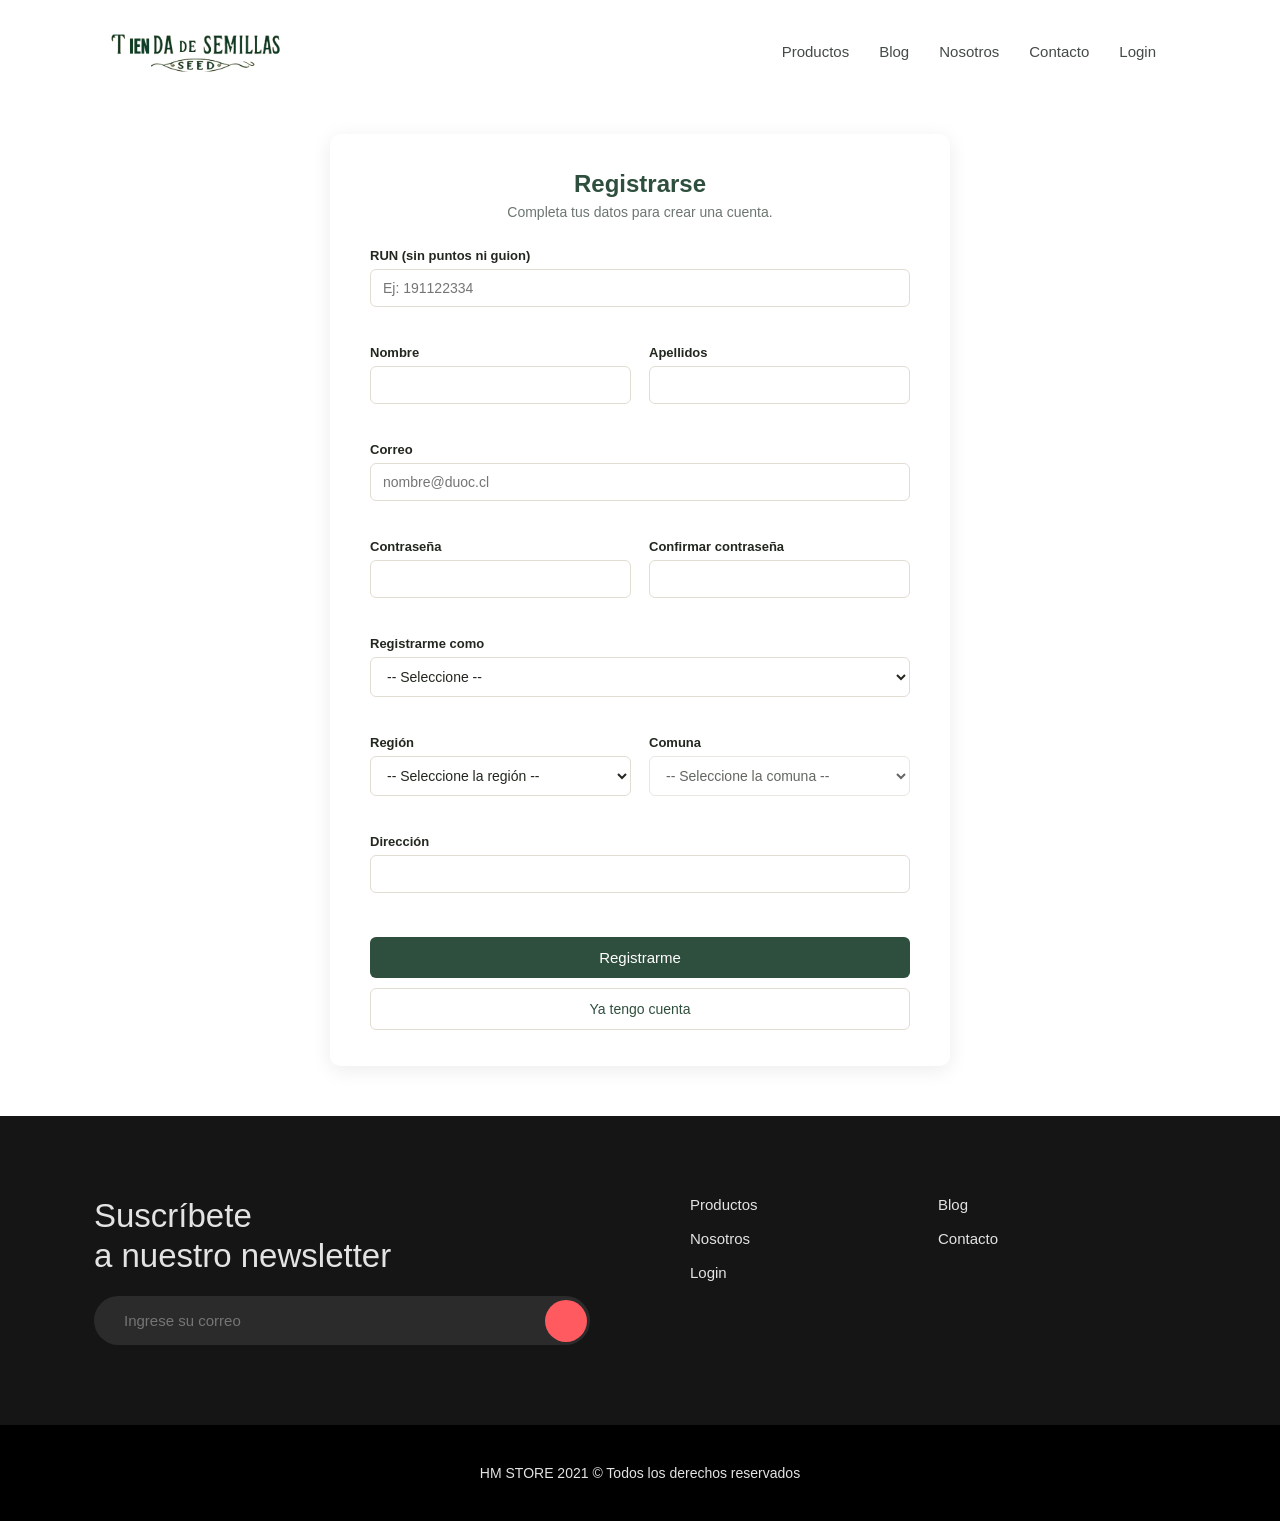
<file: registrar.html>
<!DOCTYPE html>
<html lang="es">
<head>
    <meta charset="UTF-8">
    <meta name="viewport" content="width=device-width, initial-scale=1.0">
    <title>Registrarse | Tienda de Semillas</title>
    <link rel="stylesheet" href="css/estilos.css">
</head>
<body>
    <div class="hm-wrapper">

        <!-- =================================
           HEADER MENU
        ================================== -->
        <div class="hm-header">
            <div class="container">
                <div class="header-menu">
                    <div class="hm-logo">
                        <a href="index.html">
                            <img src="img/logo-home-master-store.png" alt="">
                        </a>
                    </div>

                    <nav class="hm-menu">
                        <ul>
                            <li><a href="../productos.html">Productos</a></li>
                            <li><a href="../blog.html">Blog</a></li>
                            <li><a href="../nosotros.html">Nosotros</a></li>
                            <li><a href="../contacto.html">Contacto</a></li>
                            <li><a href="../login.html">Login</a></li>
                        </ul>
                    </nav>
                </div>
            </div>
        </div>

        <div class="registrar-container">
            <h2>Registrarse</h2>
            <p class="registrar-subtitulo">Completa tus datos para crear una cuenta.</p>

            <form id="registrarForm" novalidate>

                <div class="campo">
                    <label for="run">RUN (sin puntos ni guion)</label>
                    <input type="text" id="run" name="run" maxlength="9" placeholder="Ej: 191122334" autocomplete="off">
                    <span class="mensaje-error" id="errorRun"></span>
                </div>

                <div class="fila-doble">
                    <div class="campo">
                        <label for="nombre">Nombre</label>
                        <input type="text" id="nombre" name="nombre" maxlength="50">
                        <span class="mensaje-error" id="errorNombre"></span>
                    </div>

                    <div class="campo">
                        <label for="apellidos">Apellidos</label>
                        <input type="text" id="apellidos" name="apellidos" maxlength="100">
                        <span class="mensaje-error" id="errorApellidos"></span>
                    </div>
                </div>

                <div class="campo">
                    <label for="correo">Correo</label>
                    <input type="email" id="correo" name="correo" maxlength="100" placeholder="nombre@duoc.cl">
                    <span class="mensaje-error" id="errorCorreo"></span>
                </div>

                <div class="fila-doble">
                    <div class="campo">
                        <label for="password">Contraseña</label>
                        <input type="password" id="password" name="password" maxlength="10">
                        <span class="mensaje-error" id="errorPassword"></span>
                    </div>

                    <div class="campo">
                        <label for="confirmPassword">Confirmar contraseña</label>
                        <input type="password" id="confirmPassword" name="confirmPassword" maxlength="10">
                        <span class="mensaje-error" id="errorConfirmPassword"></span>
                    </div>
                </div>

                <div class="campo">
                    <label for="tipoUsuario">Registrarme como</label>
                    <select id="tipoUsuario" name="tipoUsuario">
                        <option value="">-- Seleccione --</option>
                        <option value="Cliente">Cliente</option>
                        <option value="Vendedor">Vendedor</option>
                        <option value="Administrador">Administrador</option>
                    </select>
                    <span class="mensaje-error" id="errorTipoUsuario"></span>
                </div>

                <div class="fila-doble">
                    <div class="campo">
                        <label for="region">Región</label>
                        <select id="region" name="region">
                            <option value="">-- Seleccione la región --</option>
                        </select>
                        <span class="mensaje-error" id="errorRegion"></span>
                    </div>

                    <div class="campo">
                        <label for="comuna">Comuna</label>
                        <select id="comuna" name="comuna" disabled>
                            <option value="">-- Seleccione la comuna --</option>
                        </select>
                        <span class="mensaje-error" id="errorComuna"></span>
                    </div>
                </div>

                <div class="campo">
                    <label for="direccion">Dirección</label>
                    <input type="text" id="direccion" name="direccion" maxlength="300">
                    <span class="mensaje-error" id="errorDireccion"></span>
                </div>

                <button type="submit">Registrarme</button>
                <button type="button" id="volverLogin" class="secondary-button">Ya tengo cuenta</button>

            </form>
        </div>

        <footer>
            <div class="container">
                <div class="foo-row">
                    <div class="foo-col">
                        <h2>Suscríbete <br>a nuestro newsletter</h2>
                        <form action="" method="GET">
                            <div class="f-input">
                                <input type="text" placeholder="Ingrese su correo">
                                <button type="submit" class="hm-btn-round btn-primary"><i class="far fa-paper-plane"></i></button>
                            </div>
                        </form>
                    </div>
                    <div class="foo-col">
                        <ul>
                            <li><a href="../productos.html">Productos</a></li>
                            <li><a href="../blog.html">Blog</a></li>
                            <li><a href="../nosotros.html">Nosotros</a></li>
                            <li><a href="../contacto.html">Contacto</a></li>
                            <li><a href="../login.html">Login</a></li>
                        </ul>
                    </div>
                </div>
            </div>
        </footer>

        <div class="foo-copy">
            <div class="container">
                <p>HM STORE 2021 © Todos los derechos reservados</p>
            </div>
        </div>

    </div>

    <script src="js/regiones.js"></script>
    <script src="js/usudatos.js"></script>
    <script src="js/regis.js"></script>
</body>
</html>
</file>
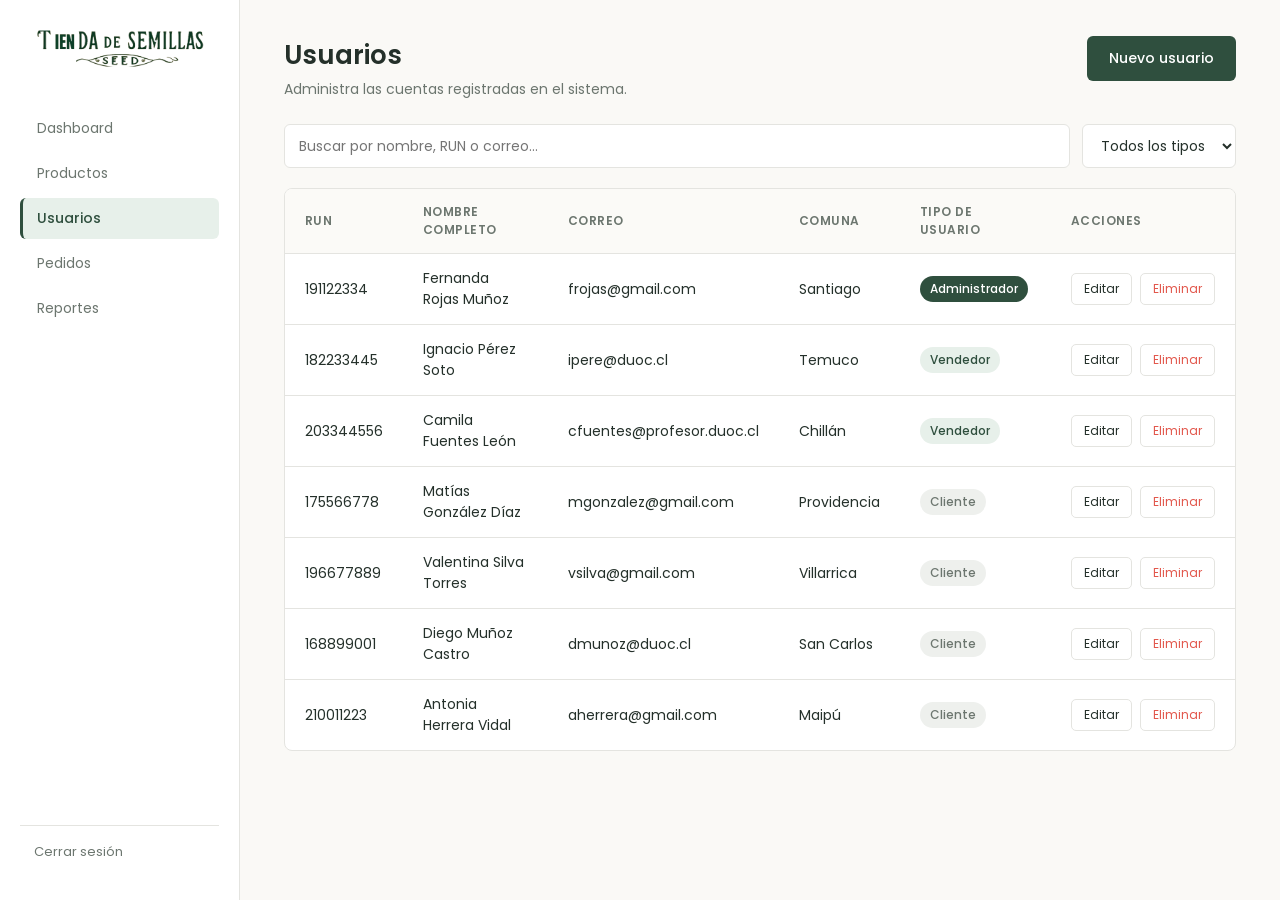
<file: usuarios.html>
<!DOCTYPE html>
<html lang="es">
<head>
    <meta charset="UTF-8">
    <meta name="viewport" content="width=device-width, initial-scale=1.0">
    <title>Usuarios - Administrador | Tienda de Semillas</title>

    <!-- FUENTE GOOGLE FONTS : Poppins (misma que el resto del sitio) + Playfair Display (para el logo, igual estilo que el header público) -->
    <link href="https://fonts.googleapis.com/css2?family=Playfair+Display:wght@600;700&family=Poppins:wght@200;300;400;500;600;700;800&display=swap" rel="stylesheet">

    <!-- Mis estilos -->
    <link rel="stylesheet" href="css/usuarios.css">
</head>
<body>

    <div class="admin-wrapper">

        <!-- =================================
           SIDEBAR ADMINISTRADOR
        ================================== -->
        <aside class="admin-sidebar">
            <a href="index.html" class="admin-brand" aria-label="Volver al inicio de la tienda">
                <img src="img/logo-home-master-store.png" alt="Tienda de Semillas" class="admin-brand-logo">
            </a>

            <nav class="admin-nav">
                <ul>
                    <li><a href="#">Dashboard</a></li>
                    <li><a href="#">Productos</a></li>
                    <li class="active"><a href="usuarios.html">Usuarios</a></li>
                    <li><a href="#">Pedidos</a></li>
                    <li><a href="#">Reportes</a></li>
                </ul>
            </nav>

            <div class="admin-nav-footer">
                <a href="index.html" id="linkCerrarSesion">Cerrar sesión</a>
            </div>
        </aside>

        <!-- =================================
           CONTENIDO PRINCIPAL
        ================================== -->
        <main class="admin-content">

            <header class="admin-topbar">
                <div>
                    <h1>Usuarios</h1>
                    <p class="admin-subtitle">Administra las cuentas registradas en el sistema.</p>
                </div>

                <a href="nuevou.html" class="btn-primary-admin">
                    Nuevo usuario
                </a>
            </header>

            <p id="avisoExito" class="aviso-exito" hidden></p>

            <section class="admin-toolbar">
                <input
                    type="search"
                    id="buscadorUsuarios"
                    placeholder="Buscar por nombre, RUN o correo..."
                    aria-label="Buscar usuarios"
                >
                <select id="filtroTipo" aria-label="Filtrar por tipo de usuario">
                    <option value="">Todos los tipos</option>
                    <option value="Administrador">Administrador</option>
                    <option value="Vendedor">Vendedor</option>
                    <option value="Cliente">Cliente</option>
                </select>
            </section>

            <section class="admin-table-wrap">
                <table class="tabla-usuarios">
                    <thead>
                        <tr>
                            <th>RUN</th>
                            <th>Nombre completo</th>
                            <th>Correo</th>
                            <th>Comuna</th>
                            <th>Tipo de usuario</th>
                            <th class="col-acciones">Acciones</th>
                        </tr>
                    </thead>
                    <tbody id="cuerpoTablaUsuarios">
                        <!-- Filas generadas dinámicamente por js/usuarios.js -->
                    </tbody>
                </table>

                <p id="mensajeVacio" class="mensaje-vacio" hidden>
                    No se encontraron usuarios que coincidan con la búsqueda.
                </p>
            </section>

        </main>
    </div>

    <!-- =================================
       MODAL: Confirmar cierre de sesión
    ================================== -->
    <div class="modal-overlay" id="modalCerrarSesion" hidden>
        <div class="modal-dialog">
            <h2>¿Cerrar sesión?</h2>
            <p>¿Estás seguro de que quieres cerrar sesión?</p>
            <div class="modal-acciones">
                <button type="button" class="btn-secundario-admin" id="btnCancelarCerrarSesion">No</button>
                <button type="button" class="btn-primary-admin" id="btnConfirmarCerrarSesion">Sí</button>
            </div>
        </div>
    </div>

    <script>
        // Modal de confirmación para "Cerrar sesión".
        // Autocontenido: no depende de otros archivos js.
        (function () {
            const link = document.getElementById("linkCerrarSesion");
            const modal = document.getElementById("modalCerrarSesion");
            const btnSi = document.getElementById("btnConfirmarCerrarSesion");
            const btnNo = document.getElementById("btnCancelarCerrarSesion");

            if (!link || !modal) return;

            link.addEventListener("click", (evento) => {
                evento.preventDefault();
                modal.hidden = false;
            });

            btnNo.addEventListener("click", () => {
                modal.hidden = true;
            });

            btnSi.addEventListener("click", () => {
                window.location.href = link.getAttribute("href");
            });

            // Cerrar el modal si se hace click fuera del cuadro.
            modal.addEventListener("click", (evento) => {
                if (evento.target === modal) {
                    modal.hidden = true;
                }
            });

            // Cerrar el modal con la tecla Escape.
            document.addEventListener("keydown", (evento) => {
                if (evento.key === "Escape" && !modal.hidden) {
                    modal.hidden = true;
                }
            });
        })();
    </script>

    <script src="js/usudatos.js"></script>
    <script src="js/usu.js"></script>
</body>
</html>
</file>
<file: css/estilos.css>
:root{
    --color-principal: #FF5A5F;
    --color-primary-hover:#d64246;
    --color-verde:#04A75B;
    --color-negro: #444A47;
    --color-fondo: #F7F9FD;
    --color-footer: #151515;
}

*,::after, ::before{
    box-sizing: border-box;
}

*{
    padding: 0px;
    margin: 0;
}

body{
    font-family: 'Poppins', sans-serif;
}

.hm-wrapper{
    position: relative;
}

.hm-wrapper, body{
    min-height: 100%;
}

a{
    text-decoration: none;
}

ul,ol{
    list-style: none;
}

img{
    width: 100%;
    height: 100%;
    object-fit: cover;
    vertical-align: middle;
    border-style: none;
}

.bg-fondo{
    background: var(--color-fondo);
}

.container{
    width: 1122px;
    padding: 0 15px;
    margin: 0 auto;
}

@media screen and (min-width: 1px){
    .container{
        width: auto;
        max-width: 1122px !important;
    }
}

.uppercase{

    text-transform: uppercase !important;
}

/*=================================
    ESTILOS: Botones
==================================*/

.hm-btn{
    display: inline-block;
    position: relative;
    padding: 12px 25px;
    background: transparent;
    border: none;
    cursor: pointer;
    font-size: 14px;
    outline: 0;

}

.btn-primary{
    background: var(--color-principal);
    color: #fff;
    border-radius: 25px;
    text-align: center;
}

.btn-primary:hover{
    background: var(--color-primary-hover);
}



/*=================================
    ESTILOS: Headerhm
==================================*/

.header-menu-movil{
    display: none;
}


.hm-header{
    position: relative;
    height: 64px;
    background: #fff;
    line-height: 64px;
    -webkit-transition: all .6s ease-in-out;
    -moz-transition: all .6s ease-in-out;
    -ms-transition: all .6s ease-in-out;
    -o-transition: all .6s ease-in-out;
    transition: all .6s ease-in-out;
    margin-top: 20px;
    margin-bottom: 20px;
    box-sizing: border-box;
}
.hm-header .container{
    height: 100%;
}

.hm-header.header-fixed{
    position: fixed;
    width: 100%;
    top: 0;
    left: 0;
    box-shadow: 0px 3px 6px rgba(0, 0, 0, 8%);
    z-index: 99;
    margin-top: 0px;
    margin-bottom: 0px;
}

.header-menu{
    display: flex;
    height: 100%;
    justify-content: space-between;
    align-items: center;
}

.header-menu .hm-logo{
    width: 202px;
}

.hm-menu{
    display: flex;
    position: relative;
}

.hm-menu ul{
    display: flex;
}

.hm-menu ul li a{
    color: var(--color-negro);
    font-size: 15px;
    margin-right: 30px;
    display: inline-block;
}

.hm-menu ul li a:hover{
    color: var(--color-principal);
}

.hm-menu .hm-icon-cart{
    margin-left: 10px;
}

.hm-menu .hm-icon-cart a{
    font-size: 33px;
    color: var(--color-negro);
    position: relative;
}

.hm-menu .hm-icon-cart a span{
    position: absolute;
    width: 20px;
    height: 20px;
    line-height: 20px;
    text-align: center;
    top: 2px;
    right: -2px;
    font-size: 10px;
    border-radius: 50%;
    background: var(--color-principal);
    color: #fff;
    
}

/*=================================
    ESTILOS: banner
==================================*/
.hm-banner{
    position: relative;
    width: 100%;
    height: 600px;
    min-height: 600px;
    overflow: hidden;
}

.hm-banner a{
    position: absolute;
    width: 100%;
    height: 100%;
    top: 0;
    left: 0;
    bottom: 0;
    right: 0;
    z-index: 20;
}

.hm-banner .img-banner{
    height: 100%;
}


/*=================================
    ESTILOS: categorias home
==================================*/
.hm-page-block{
    position: relative;
    padding: 60px 0px;
}

.header-title{
    margin-bottom: 50px;
}

.header-title h1{
    color: var(--color-negro);
    position: relative;
    text-align: center;
    font-size: 30px;
    font-weight: 600;
    padding-bottom: 16px;
}

.header-title h1::after{
    content: '';
    width: 76px;
    height: 5px;
    background: var(--color-principal);
    bottom: 0;
    left: 50%;
    transform: translateX(-50%);
    position: absolute;
    border-radius: 3px;

}

.hm-grid-category,
.grid-product{
    display: grid;
    grid-template-columns: repeat(4,calc(25% - 2rem*3/4));
    row-gap: 2rem;
    column-gap: 2rem;
    max-width: 1122px;
}

.hm-grid-category .grid-item{
    position: relative;
    border-radius: 5px;
    overflow: hidden;
    max-height: 360px;
    
}

.hm-grid-category .grid-item img,
.grid-product .product-item .p-portada img{
    transition: all .3s ease-in;
}

.hm-grid-category .grid-item img:hover,
.grid-product .product-item .p-portada img:hover{
    transform: scale(1.07);
}

.hm-grid-category .grid-item:hover .c-info{
    transform: translateY(0%);
}

.hm-grid-category .grid-item .c-info{
    position: absolute;
    width: 100%;
    bottom: 0;
    left: 0;
    color: #fff;
    padding: 20px;
    background: rgba(0, 0, 0, 40%);
    transform: translateY(100%);
    transition: all .3s ease-in;
}

.hm-grid-category .grid-item .c-info h3{
    font-size: 16px;
    font-weight: 400;
    text-align: center;
}


/*=================================
    ESTILOS: Productos destacados
==================================*/

.hm-tabs{
    display: flex;
    justify-content: center;
    align-content: center;
    flex-wrap: wrap;
    flex-direction: row;
}

.hm-tabs .hm-tab-link{
    margin: 0px 20px;
    background: #fff;
    border:1px solid #EEF5F9;
    padding: 10px 30px;
    border-radius: 22px;
    color: #7C807E;
    cursor: pointer;
    transition: all .3s;
}

.hm-tabs .hm-tab-link.active,
.hm-tabs .hm-tab-link:hover{
    background: var(--color-principal);
    color: #fff;
}

.hm-tabs .hm-tab-link.active .tabs-content{
    background: red;
}
/* CONTENIDO TABs */
.tabs-content{
    display: none;
    padding-top: 50px;
}

.tabs-content.tab-active{
    display: block;
}

.grid-product .product-item{
    overflow: hidden;
    background: #fff;
    border:1px solid #EEF5F9;
    border-radius: 5px;
    
}

.grid-product .product-item:hover{
    /* box-shadow: 0px 8px 24px rgba(174,172,243,40%); */
    box-shadow: 0px 8px 24px rgba(220,229,245,63%);
}


.grid-product .product-item .p-portada{
    width: 100%;
    height: 265px;
    position: relative;
    overflow: hidden;
}

.grid-product .product-item .p-portada .stin{
    position: absolute;
    left: 12px;
    bottom: 12px;
    background: var(--color-fondo);
    font-size: 13px;
    padding: 5px 10px;
    border-radius: 16px;
}


.grid-product .product-item .p-portada .stin.stin-new{
    background: var(--color-verde);
    color: #fff;
}

.grid-product .product-item .p-portada .stin.stin-oferta{
    background: var(--color-principal);
    color: #fff;
}

.grid-product .product-item .p-info{
    padding: 20px 16px;
    display: flex;
    flex-direction: column;
    justify-content: space-between;
    height: calc(100% - 265px);
}

.grid-product .product-item .p-info h3{
    font-size: 18px;
    font-weight: 600;
    color: var(--color-negro);
    line-height: 26px;
    margin-bottom: 16px;
}

.grid-product .product-item .p-info .precio{
    margin-bottom: 30px;
    display: flex;
    align-items: center;
}

.grid-product .product-item .p-info .precio span{
    font-size: 24px;
    font-weight: 700;
    color: var(--color-negro);

}

.grid-product .product-item .p-info .precio span.thash{
    font-size: 16px;
    font-weight: 400;
    margin-left: 10px;
    color: #A7A7A7;
    text-decoration: line-through;
}

.grid-product .product-item .p-info .hm-btn{
    width: 100%;
}

/*=================================
    ESTILOS: Footer
==================================*/

footer{
    background: #151515;
    padding: 80px 0px;
}

footer .foo-row{
    display: flex;
    justify-content: space-between;
}

footer .foo-row .foo-col{
    width: 50%;
}

footer .foo-row .foo-col:last-child{
    margin-left: 50px;
}

footer .foo-row .foo-col:first-child{
    margin-right: 50px;
}

footer .foo-row .foo-col h2{
    color: #E3E3E3;
    line-height: 40px;

    font-size: 33px;
    font-weight: 500;
    margin-bottom: 20px;
}

footer form .f-input{
    width: 100%;
    position: relative;
}

footer form .f-input input{
    width: 100%;
    display: block;
    padding: 16px 30px;
    background: #2C2B2B;
    border: none;
    padding-right: 50px;
    font-size: 15px;
    border-radius: 25px;
    outline: 0;
    color: #A7A1A1;
}

footer form .f-input .hm-btn-round{
    position: absolute;
    right: 0px;
    top: 50%;
    transform: translateY(-50%);
    width: 42px;
    height: 42px;
    border: none;
    font-size: 18px;margin-right: 3px;
    cursor: pointer;
}


footer .foo-row .foo-col ul{
    display: flex;
    flex-direction: row;
    justify-content: space-between;
    flex-wrap: wrap;
}

footer .foo-row .foo-col ul li{
    width: 50%;
    margin-bottom: 16px;
}

footer .foo-row .foo-col ul li a{
    color: #E3E3E3;
    font-size: 15px;
}

footer .foo-row .foo-col ul li a:hover{
    color: var(--color-principal);
    text-decoration: underline;
}


.foo-copy{
    background: #000000;
    padding: 40px 0px;
}

.foo-copy p{
    text-align: center;
    color: #E3E3E3;
    font-size: 14px;
    font-weight: 300;
}



/*=================================
    ESTILOS: RESPOIVE
==================================*/
@media screen and (max-width: 1024px){
    .grid-product{
        grid-template-columns: repeat(3,calc(33.33% - 2rem*2/3));
        column-gap: 2rem;
        row-gap: 2rem;
    }
}

.hm-header .icon-menu{
    display: none;
}

@media screen and (max-width: 800px){
    .hm-banner{
        height: 400px;
        min-height: 400px;
    }

    .hm-grid-category,
    .grid-product{
        grid-template-columns: repeat(2,calc(50% - 2rem*1/2));
        column-gap: 2rem;
        row-gap: 2rem;
    }

    .hm-header .hm-menu ul{
        display: none;
    }

    .hm-header .icon-menu{
        display: block;
        margin-left: 20px;

    }

    .hm-header .icon-menu button{
        background: transparent;
        border: none;
        font-size: 22px;
        color: var(--color-negro);
    }

    footer .foo-row{
        flex-direction: column;
    }

    footer .foo-row .foo-col{
        width: 100%;
        margin-left: 0px !important;
        margin-right: 0px !important;
    }

    footer .foo-row .foo-col ul{
        display: none;
    }

    .hm-tabs .hm-tab-link{
        margin: 0px 10px;
        margin-bottom: 10px;
    }

    /* menu */
    .header-menu-movil{
        background: var(--color-principal);
        position: fixed;

        display: block;
        padding: 40px;
        top: 0;
        right: 0;
        width: 100%;
        height: 100vh;
        z-index: 1000;
        transition: all .3s ease;
        transform: translate(-100%);
    }

    .header-menu-movil.active{
        transform: translate(0%);
    }

    .header-menu-movil .cerrar-menu{
        position: absolute;
        top: 15px;
        right: 15px;
        width: 45px;
        height: 45px;
        line-height: 45px;
        border-radius: 50%;
        border: none;
        background: #fff;
        font-size: 18px;
        color: var(--color-negro);
    }

    .header-menu-movil ul li{
        position: relative;
        margin: 10px 0px;
    }

    .header-menu-movil ul li a{
        display: inline-block;
        color: #fff;
    
    }
}

@media screen and (max-width: 400px){
    .hm-banner{
        height: 320px;
        min-height: 320px;
    }

    .hm-grid-category{
        grid-template-columns: repeat(2,calc(50% - 1rem*1/2));
        column-gap: 1rem;
        row-gap: 1rem;
    }

    .grid-product {
        grid-template-columns: repeat(1,100%);
        column-gap: 1rem;
    }


    .hm-tabs .hm-tab-link{
        margin: 0px 10px;
        margin-bottom: 10px;
    }

    
}

/* =========================================
   Página Registrarse · Tienda de Semillas
   (se suma a css/login.css, no lo reemplaza)
========================================= */

.registrar-container {
    max-width: 620px;
    margin: 50px auto;
    padding: 36px 40px;
    background-color: #ffffff;
    border-radius: 10px;
    box-shadow: 0 4px 20px rgba(0, 0, 0, 0.08);
}

.registrar-container h2 {
    margin: 0 0 6px;
    text-align: center;
    color: #2f4f3e;
}

.registrar-subtitulo {
    text-align: center;
    color: #6c766f;
    font-size: 14px;
    margin: 0 0 28px;
}

.registrar-container .campo {
    margin-bottom: 18px;
}

.registrar-container .fila-doble {
    display: grid;
    grid-template-columns: 1fr 1fr;
    gap: 18px;
}

.registrar-container label {
    display: block;
    font-size: 13px;
    font-weight: 600;
    color: #22281f;
    margin-bottom: 6px;
}

.registrar-container input,
.registrar-container select {
    width: 100%;
    padding: 10px 12px;
    border: 1px solid #e1ddd2;
    border-radius: 6px;
    font-family: 'Poppins', sans-serif;
    font-size: 14px;
    background-color: #ffffff;
    color: #22281f;
}

.registrar-container input:focus,
.registrar-container select:focus {
    outline: none;
    border-color: #3f6d54;
    box-shadow: 0 0 0 3px #e7f0ea;
}

.registrar-container input.campo-invalido,
.registrar-container select.campo-invalido {
    border-color: #e2574c;
}

.registrar-container .mensaje-error {
    display: block;
    min-height: 16px;
    font-size: 12px;
    color: #e2574c;
    margin-top: 4px;
}

.registrar-container button[type="submit"] {
    width: 100%;
    padding: 12px;
    background-color: #2f4f3e;
    color: #ffffff;
    border: none;
    border-radius: 6px;
    font-family: 'Poppins', sans-serif;
    font-size: 15px;
    font-weight: 500;
    cursor: pointer;
    margin-top: 6px;
}

.registrar-container button[type="submit"]:hover {
    background-color: #3f6d54;
}

.registrar-container .secondary-button {
    width: 100%;
    padding: 12px;
    background-color: transparent;
    color: #2f4f3e;
    border: 1px solid #e1ddd2;
    border-radius: 6px;
    font-family: 'Poppins', sans-serif;
    font-size: 14px;
    cursor: pointer;
    margin-top: 10px;
}

.registrar-container .secondary-button:hover {
    border-color: #3f6d54;
}

@media (max-width: 640px) {
    .registrar-container {
        margin: 24px 16px;
        padding: 28px 22px;
    }

    .registrar-container .fila-doble {
        grid-template-columns: 1fr;
    }
}

  /* =========================================
   CARRITO
========================================= */





/* Contenedor general del carrito */
#listaCarrito{
    list-style: none;
    max-width: 700px;
    margin: 0 auto;
    padding: 0 20px;
}

#listaCarrito li{
    margin-bottom: 16px;
}

/* Tarjeta de cada producto */
.producto-carrito{
    display: flex;
    align-items: center;
    gap: 20px;
    background: #fff;
    border-radius: 10px;
    box-shadow: 0 2px 12px rgba(0,0,0,.08);
    padding: 15px 20px;
    transition: transform .2s ease, box-shadow .2s ease;
}

.producto-carrito:hover{
    transform: translateY(-3px);
    box-shadow: 0 6px 18px rgba(0,0,0,.12);
}

/* Imagen del producto */
.imagen-producto-carrito{
    width: 90px;
    height: 90px;
    object-fit: cover;
    border-radius: 8px;
    flex-shrink: 0;
}

/* Info del producto (nombre y precio) */
.info-producto{
    flex-grow: 1;
}

.info-producto h3{
    font-size: 16px;
    font-weight: 600;
    color: var(--color-negro);
    margin-bottom: 6px;
}

.info-producto p{
    font-size: 14px;
    color: var(--color-principal);
    font-weight: 600;
}

/* Botón eliminar */
.btn-eliminar{
    background: #e74c3c;
    color: #fff;
    border: none;
    padding: 8px 16px;
    border-radius: 20px;
    font-size: 13px;
    font-weight: 600;
    cursor: pointer;
    transition: background .2s ease;
    flex-shrink: 0;
}

.btn-eliminar:hover{
    background: #c0392b;
}

/* Título y total */
h1{
    text-align: center;
    color: var(--color-negro);
    margin: 40px 0 20px;
}

#totalCarrito{
    text-align: center;
    font-size: 22px;
    margin-bottom: 30px;
}

/* Botón de checkout */
#checkoutBtn{
    display: block;
    margin: 0 auto 60px;
    padding: 14px 40px;
    border-radius: 25px;
}

/* Responsivo */
@media screen and (max-width: 575px){
    .producto-carrito{
        flex-wrap: wrap;
        justify-content: center;
        text-align: center;
    }
}
</file>
<file: css/blog.css>
.blog-section{
    padding: 60px 0;
}
 
.blog-header{
    margin-bottom: 50px;
    text-align: center;
}
 
.blog-header h1{
    color: var(--color-negro);
    position: relative;
    font-size: 30px;
    font-weight: 600;
    padding-bottom: 16px;
    margin-bottom: 10px;
}
 
.blog-header h1::after{
    content: '';
    width: 76px;
    height: 5px;
    background: var(--color-principal);
    bottom: 0;
    left: 50%;
    transform: translateX(-50%);
    position: absolute;
    border-radius: 3px;
}
 
.blog-header p{
    color: #7b7f7d;
    font-size: 15px;
    max-width: 520px;
    margin: 0 auto;
}
 
/*-------------------------------------------------
    Grid de tarjetas del blog
--------------------------------------------------*/
.blog-grid{
    display: grid;
    /* Ajusta automáticamente las columnas según el espacio libre sin estirar demasiado las tarjetas */
    grid-template-columns: repeat(auto-fit, minmax(280px, 1fr));
    gap: 30px;
    /* Centra las tarjetas cuando son pocas o el ancho de la pantalla lo requiere */
    justify-content: center;
    max-width: 1200px;
    margin: 0 auto;
}
 
/*-------------------------------------------------
    Tarjeta individual (post)
--------------------------------------------------*/
.blog-card{
    background: #fff;
    border-radius: 10px;
    overflow: hidden;
    box-shadow: 0 2px 12px rgba(0,0,0,.06);
    transition: transform .3s ease, box-shadow .3s ease;
    display: flex;
    flex-direction: column;
}
 
.blog-card:hover{
    transform: translateY(-6px);
    box-shadow: 0 10px 24px rgba(0,0,0,.12);
}
 
/* Imagen de portada */
.blog-card .blog-card-img{
    position: relative;
    width: 100%;
    height: 200px;
    overflow: hidden;
}
 
.blog-card .blog-card-img img{
    width: 100%;
    height: 100%;
    object-fit: cover;
    transition: transform .4s ease;
}
 
.blog-card:hover .blog-card-img img{
    transform: scale(1.08);
}
 
/* Etiquetas tipo "Nuevo" / "Tip" sobre la imagen */
.blog-card .blog-tag{
    position: absolute;
    top: 14px;
    left: 14px;
    padding: 5px 14px;
    font-size: 11px;
    font-weight: 600;
    text-transform: uppercase;
    letter-spacing: .5px;
    border-radius: 20px;
    color: #fff;
    background: var(--color-principal);
    z-index: 2;
}
 
.blog-card .blog-tag.tag-tip{
    background: var(--color-verde);
}
 
/* Cuerpo de texto de la tarjeta */
.blog-card .blog-card-body{
    padding: 22px 20px 26px;
    display: flex;
    flex-direction: column;
    flex-grow: 1;
}
 
.blog-card .blog-meta{
    display: flex;
    align-items: center;
    gap: 14px;
    font-size: 12px;
    color: #9a9d9b;
    margin-bottom: 12px;
    text-transform: uppercase;
    letter-spacing: .4px;
}
 
.blog-card .blog-meta i{
    color: var(--color-principal);
    margin-right: 4px;
}
 
.blog-card h3{
    font-size: 18px;
    font-weight: 600;
    line-height: 1.35;
    color: var(--color-negro);
    margin-bottom: 12px;
    transition: color .25s ease;
}
 
.blog-card a:hover h3{
    color: var(--color-principal);
}
 
.blog-card .blog-excerpt{
    font-size: 14px;
    line-height: 1.6;
    color: #74796f;
    margin-bottom: 20px;
    flex-grow: 1;
}
 
/* Botón "Leer más" */
.blog-card .blog-readmore{
    display: inline-flex;
    align-items: center;
    gap: 8px;
    align-self: center;
    padding: 10px 22px;
    font-size: 13px;
    font-weight: 600;
    text-transform: uppercase;
    letter-spacing: .5px;
    color: #fff;
    background: var(--color-principal);
    border: none;
    border-radius: 25px;
    cursor: pointer;
    transition: background .25s ease, transform .2s ease;
}
 
.blog-card .blog-readmore i{
    transition: transform .25s ease;
}
 
.blog-card .blog-readmore:hover{
    background: var(--color-primary-hover);
}
 
.blog-card .blog-readmore:hover i{
    transform: translateX(4px);
}
 
/*-------------------------------------------------
    Vista de detalle del blog (blog-detalle.html)
--------------------------------------------------*/
.blog-detalle{
    padding: 60px 0;
}

.blog-detalle .container{
    border-radius: 10px;
    box-shadow: 0 2px 12px rgba(0,0,0,.06);
    padding: 40px 30px;    
}


.blog-detalle .blog-detalle-img{
    width: 100%;
    max-width: 500px;
    height: 260px;
    border-radius: 10px;
    overflow: hidden;
    margin: 0 auto 30px;
}

.blog-detalle .blog-detalle-img img{
    width: 100%;
    height: 100%;
    object-fit: cover;
}

 
.blog-detalle h1{
    font-size: 30px;
    font-weight: 600;
    color: var(--color-negro);
    margin-bottom: 24px;
    line-height: 1.3;
}
 
.blog-detalle .blog-contenido p{
    font-size: 15px;
    line-height: 1.9;
    color: #5c605c;
    margin-bottom: 20px;
}
 
.blog-detalle .blog-volver{
    display: inline-flex;
    align-items: center;
    gap: 8px;
    margin-bottom: 30px;
    font-size: 14px;
    font-weight: 500;
    color: var(--color-negro);
}
.blog-detalle .blog-meta:hover span  {
    color: var(--color-principal);
}
 
.blog-detalle .blog-volver:hover{
    color: var(--color-principal);
}
 
/*-------------------------------------------------
    Responsivo
--------------------------------------------------*/
@media screen and (max-width: 575px){
    .blog-header h1{
        font-size: 24px;
    }
 
    .blog-detalle .blog-detalle-img{
        height: 220px;
    }
 
    .blog-detalle h1{
        font-size: 22px;
    }
}
</file>
<file: css/login.css>
.login-container {
        max-width: 300px;
        margin: 50px auto;
        padding: 20px;
        border: 1px solid #ccc;
        border-radius: 8px;
        box-shadow: 0 2px 10px rgba(0, 0, 0, 0.1);
    }
    .login-container h2 {
        text-align: center;
        margin-bottom: 20px;
    }
    .login-container label {
        display: block;
        margin-bottom: 8px;
    }
    .login-container input {
        width: 100%;
        padding: 8px;
        margin-bottom: 16px;
        border: 1px solid #ccc;
        border-radius: 4px;
    }
    .login-container button {
        width: 100%;
        padding: 10px;
        background-color: #3f6d54;
        color: white;
        border: none;
        border-radius: 4px;
        cursor: pointer;
    }
    .login-container button:hover {
        background-color: #2f4f3e;
    }


    
:root{
    --color-principal: #FF5A5F;
    --color-primary-hover:#d64246;
    --color-verde:#04A75B;
    --color-negro: #444A47;
    --color-fondo: #F7F9FD;
    --color-footer: #151515;
}

*,::after, ::before{
    box-sizing: border-box;
}

*{
    padding: 0px;
    margin: 0;
}

body{
    font-family: 'Poppins', sans-serif;
}

.hm-wrapper{
    position: relative;
}

.hm-wrapper, body{
    min-height: 100%;
}

a{
    color: #000000;
    text-decoration: none;
}



ul,ol{
    list-style: none;
}

img{
    width: 100%;
    height: 100%;
    object-fit: cover;
    vertical-align: middle;
    border-style: none;
}

.bg-fondo{
    background: var(--color-fondo);
}

.container{
    width: 1122px;
    padding: 0 15px;
    margin: 0 auto;
}

@media screen and (min-width: 1px){
    .container{
        width: auto;
        max-width: 1122px !important;
    }
}

.uppercase{

    text-transform: uppercase !important;
}

/*=================================
    ESTILOS: Botones
==================================*/

.hm-btn{
    display: inline-block;
    position: relative;
    padding: 12px 25px;
    background: transparent;
    border: none;
    cursor: pointer;
    font-size: 14px;
    outline: 0;

}

.btn-primary{
    background: var(--color-principal);
    color: #fff;
    border-radius: 25px;
    text-align: center;
}

.btn-primary:hover{
    background: var(--color-primary-hover);
}



/*=================================
    ESTILOS: Headerhm
==================================*/

.header-menu-movil{
    display: none;
}


.hm-header{
    position: relative;
    height: 64px;
    background: #fff;
    line-height: 64px;
    -webkit-transition: all .6s ease-in-out;
    -moz-transition: all .6s ease-in-out;
    -ms-transition: all .6s ease-in-out;
    -o-transition: all .6s ease-in-out;
    transition: all .6s ease-in-out;
    margin-top: 20px;
    margin-bottom: 20px;
    box-sizing: border-box;
}
.hm-header .container{
    height: 100%;
}

.hm-header.header-fixed{
    position: fixed;
    width: 100%;
    top: 0;
    left: 0;
    box-shadow: 0px 3px 6px rgba(0, 0, 0, 8%);
    z-index: 99;
    margin-top: 0px;
    margin-bottom: 0px;
}

.header-menu{
    display: flex;
    height: 100%;
    justify-content: space-between;
    align-items: center;
}

.header-menu .hm-logo{
    width: 202px;
}

.hm-menu{
    display: flex;
    position: relative;
}

.hm-menu ul{
    display: flex;
}

.hm-menu ul li a{
    color: var(--color-negro);
    font-size: 15px;
    margin-right: 30px;
    display: inline-block;
}

.hm-menu ul li a:hover{
    color: var(--color-principal);
}

.hm-menu .hm-icon-cart{
    margin-left: 10px;
}

.hm-menu .hm-icon-cart a{
    font-size: 33px;
    color: var(--color-negro);
    position: relative;
}

.hm-menu .hm-icon-cart a span{
    position: absolute;
    width: 20px;
    height: 20px;
    line-height: 20px;
    text-align: center;
    top: 2px;
    right: -2px;
    font-size: 10px;
    border-radius: 50%;
    background: var(--color-principal);
    color: #fff;
    
}

/*=================================
    ESTILOS: banner
==================================*/
.hm-banner{
    position: relative;
    width: 100%;
    height: 600px;
    min-height: 600px;
    overflow: hidden;
}

.hm-banner a{
    position: absolute;
    width: 100%;
    height: 100%;
    top: 0;
    left: 0;
    bottom: 0;
    right: 0;
    z-index: 20;
}

.hm-banner .img-banner{
    height: 100%;
}


/*=================================
    ESTILOS: categorias home
==================================*/
.hm-page-block{
    position: relative;
    padding: 60px 0px;
}

.header-title{
    margin-bottom: 50px;
}

.header-title h1{
    color: var(--color-negro);
    position: relative;
    text-align: center;
    font-size: 30px;
    font-weight: 600;
    padding-bottom: 16px;
}

.header-title h1::after{
    content: '';
    width: 76px;
    height: 5px;
    background: var(--color-principal);
    bottom: 0;
    left: 50%;
    transform: translateX(-50%);
    position: absolute;
    border-radius: 3px;

}

.hm-grid-category,
.grid-product{
    display: grid;
    grid-template-columns: repeat(4,calc(25% - 2rem*3/4));
    row-gap: 2rem;
    column-gap: 2rem;
    max-width: 1122px;
}

.hm-grid-category .grid-item{
    position: relative;
    border-radius: 5px;
    overflow: hidden;
    max-height: 360px;
    
}

.hm-grid-category .grid-item img,
.grid-product .product-item .p-portada img{
    transition: all .3s ease-in;
}

.hm-grid-category .grid-item img:hover,
.grid-product .product-item .p-portada img:hover{
    transform: scale(1.07);
}

.hm-grid-category .grid-item:hover .c-info{
    transform: translateY(0%);
}

.hm-grid-category .grid-item .c-info{
    position: absolute;
    width: 100%;
    bottom: 0;
    left: 0;
    color: #fff;
    padding: 20px;
    background: rgba(0, 0, 0, 40%);
    transform: translateY(100%);
    transition: all .3s ease-in;
}

.hm-grid-category .grid-item .c-info h3{
    font-size: 16px;
    font-weight: 400;
    text-align: center;
}


/*=================================
    ESTILOS: Productos destacados
==================================*/

.hm-tabs{
    display: flex;
    justify-content: center;
    align-content: center;
    flex-wrap: wrap;
    flex-direction: row;
}

.hm-tabs .hm-tab-link{
    margin: 0px 20px;
    background: #fff;
    border:1px solid #EEF5F9;
    padding: 10px 30px;
    border-radius: 22px;
    color: #7C807E;
    cursor: pointer;
    transition: all .3s;
}

.hm-tabs .hm-tab-link.active,
.hm-tabs .hm-tab-link:hover{
    background: var(--color-principal);
    color: #fff;
}

.hm-tabs .hm-tab-link.active .tabs-content{
    background: red;
}
/* CONTENIDO TABs */
.tabs-content{
    display: none;
    padding-top: 50px;
}

.tabs-content.tab-active{
    display: block;
}

.grid-product .product-item{
    overflow: hidden;
    background: #fff;
    border:1px solid #EEF5F9;
    border-radius: 5px;
    
}

.grid-product .product-item:hover{
    /* box-shadow: 0px 8px 24px rgba(174,172,243,40%); */
    box-shadow: 0px 8px 24px rgba(220,229,245,63%);
}


.grid-product .product-item .p-portada{
    width: 100%;
    height: 265px;
    position: relative;
    overflow: hidden;
}

.grid-product .product-item .p-portada .stin{
    position: absolute;
    left: 12px;
    bottom: 12px;
    background: var(--color-fondo);
    font-size: 13px;
    padding: 5px 10px;
    border-radius: 16px;
}


.grid-product .product-item .p-portada .stin.stin-new{
    background: var(--color-verde);
    color: #fff;
}

.grid-product .product-item .p-portada .stin.stin-oferta{
    background: var(--color-principal);
    color: #fff;
}

.grid-product .product-item .p-info{
    padding: 20px 16px;
    display: flex;
    flex-direction: column;
    justify-content: space-between;
    height: calc(100% - 265px);
}

.grid-product .product-item .p-info h3{
    font-size: 18px;
    font-weight: 600;
    color: var(--color-negro);
    line-height: 26px;
    margin-bottom: 16px;
}

.grid-product .product-item .p-info .precio{
    margin-bottom: 30px;
    display: flex;
    align-items: center;
}

.grid-product .product-item .p-info .precio span{
    font-size: 24px;
    font-weight: 700;
    color: var(--color-negro);

}

.grid-product .product-item .p-info .precio span.thash{
    font-size: 16px;
    font-weight: 400;
    margin-left: 10px;
    color: #A7A7A7;
    text-decoration: line-through;
}

.grid-product .product-item .p-info .hm-btn{
    width: 100%;
}

/*=================================
    ESTILOS: Footer
==================================*/

footer{
    background: #151515;
    padding: 80px 0px;
}

footer .foo-row{
    display: flex;
    justify-content: space-between;
}

footer .foo-row .foo-col{
    width: 50%;
}

footer .foo-row .foo-col:last-child{
    margin-left: 50px;
}

footer .foo-row .foo-col:first-child{
    margin-right: 50px;
}

footer .foo-row .foo-col h2{
    color: #E3E3E3;
    line-height: 40px;

    font-size: 33px;
    font-weight: 500;
    margin-bottom: 20px;
}

footer form .f-input{
    width: 100%;
    position: relative;
}

footer form .f-input input{
    width: 100%;
    display: block;
    padding: 16px 30px;
    background: #2C2B2B;
    border: none;
    padding-right: 50px;
    font-size: 15px;
    border-radius: 25px;
    outline: 0;
    color: #A7A1A1;
}

footer form .f-input .hm-btn-round{
    position: absolute;
    right: 0px;
    top: 50%;
    transform: translateY(-50%);
    width: 42px;
    height: 42px;
    border: none;
    font-size: 18px;margin-right: 3px;
    cursor: pointer;
}


footer .foo-row .foo-col ul{
    display: flex;
    flex-direction: row;
    justify-content: space-between;
    flex-wrap: wrap;
}

footer .foo-row .foo-col ul li{
    width: 50%;
    margin-bottom: 16px;
}

footer .foo-row .foo-col ul li a{
    color: #E3E3E3;
    font-size: 15px;
}

footer .foo-row .foo-col ul li a:hover{
    color: var(--color-principal);
    text-decoration: underline;
}


.foo-copy{
    background: #000000;
    padding: 40px 0px;
}

.foo-copy p{
    text-align: center;
    color: #E3E3E3;
    font-size: 14px;
    font-weight: 300;
}



/*=================================
    ESTILOS: RESPOIVE
==================================*/
@media screen and (max-width: 1024px){
    .grid-product{
        grid-template-columns: repeat(3,calc(33.33% - 2rem*2/3));
        column-gap: 2rem;
        row-gap: 2rem;
    }
}

.hm-header .icon-menu{
    display: none;
}

@media screen and (max-width: 800px){
    .hm-banner{
        height: 400px;
        min-height: 400px;
    }

    .hm-grid-category,
    .grid-product{
        grid-template-columns: repeat(2,calc(50% - 2rem*1/2));
        column-gap: 2rem;
        row-gap: 2rem;
    }

    .hm-header .hm-menu ul{
        display: none;
    }

    .hm-header .icon-menu{
        display: block;
        margin-left: 20px;

    }

    .hm-header .icon-menu button{
        background: transparent;
        border: none;
        font-size: 22px;
        color: var(--color-negro);
    }

    footer .foo-row{
        flex-direction: column;
    }

    footer .foo-row .foo-col{
        width: 100%;
        margin-left: 0px !important;
        margin-right: 0px !important;
    }

    footer .foo-row .foo-col ul{
        display: none;
    }

    .hm-tabs .hm-tab-link{
        margin: 0px 10px;
        margin-bottom: 10px;
    }

    /* menu */
    .header-menu-movil{
        background: var(--color-principal);
        position: fixed;

        display: block;
        padding: 40px;
        top: 0;
        right: 0;
        width: 100%;
        height: 100vh;
        z-index: 1000;
        transition: all .3s ease;
        transform: translate(-100%);
    }

    .header-menu-movil.active{
        transform: translate(0%);
    }

    .secondary-button {
        background-color: #f8f9fa;
        color: #007BFF;
        border: 1px solid #007BFF;
        padding: 10px 15px;
        margin-top: 10px;
        cursor: pointer;
        border-radius: 5px;
        width: 100%;
    }
    .secondary-button:hover {
        background-color: #007BFF;
        color: white;
    }
    

    .header-menu-movil .cerrar-menu{
        position: absolute;
        top: 15px;
        right: 15px;
        width: 45px;
        height: 45px;
        line-height: 45px;
        border-radius: 50%;
        border: none;
        background: #fff;
        font-size: 18px;
        color: var(--color-negro);
    }

    .header-menu-movil ul li{
        position: relative;
        margin: 10px 0px;
    }

    .header-menu-movil ul li a{
        display: inline-block;
        color: #fff;
    
    }
}

@media screen and (max-width: 400px){
    .hm-banner{
        height: 320px;
        min-height: 320px;
    }

    .hm-grid-category{
        grid-template-columns: repeat(2,calc(50% - 1rem*1/2));
        column-gap: 1rem;
        row-gap: 1rem;
    }

    .grid-product {
        grid-template-columns: repeat(1,100%);
        column-gap: 1rem;
    }


    .hm-tabs .hm-tab-link{
        margin: 0px 10px;
        margin-bottom: 10px;
    }

    
}
</file>
<file: css/nosotros.css>
/* =========================================
   Página Nosotros · Tienda de Semillas
   (usa css/estilos.css como base; esto son
   solo los estilos propios de esta página)
========================================= */

.nosotros-section {
    padding: 60px 0 20px;
}

/* ---------- Quiénes somos ---------- */
.nosotros-intro {
    display: grid;
    grid-template-columns: 1fr 1fr;
    gap: 48px;
    align-items: center;
    margin-bottom: 70px;
}

.nosotros-texto h2 {
    font-size: 24px;
    margin-bottom: 16px;
    color: #2f4f3e;
}

.nosotros-texto p {
    font-size: 15px;
    line-height: 1.7;
    color: #4a4a4a;
    margin-bottom: 14px;
}

.nosotros-imagen img {
    width: 100%;
    height: 100%;
    max-height: 340px;
    object-fit: cover;
    border-radius: 10px;
}

/* ---------- Lo que nos mueve ---------- */
.nosotros-valores {
    margin-bottom: 70px;
    text-align: center;
}

.nosotros-valores h2 {
    font-size: 24px;
    margin-bottom: 32px;
    color: #2f4f3e;
}

.valores-grid {
    display: grid;
    grid-template-columns: repeat(3, 1fr);
    gap: 28px;
}

.valor-item {
    background-color: #f7f5f0;
    border-radius: 10px;
    padding: 32px 24px;
}

.valor-item i {
    font-size: 30px;
    color: #2f4f3e;
    margin-bottom: 12px;
    display: inline-block;
}

.valor-item h3 {
    font-size: 17px;
    margin-bottom: 10px;
    color: #22281f;
}

.valor-item p {
    font-size: 14px;
    line-height: 1.6;
    color: #6c766f;
}

/* ---------- Equipo ---------- */
.nosotros-equipo {
    text-align: center;
    margin-bottom: 60px;
}

.nosotros-equipo h2 {
    font-size: 24px;
    color: #2f4f3e;
    margin-bottom: 6px;
}

.equipo-subtitulo {
    font-size: 14px;
    color: #6c766f;
    margin-bottom: 32px;
}

.equipo-grid {
    display: flex;
    flex-wrap: wrap;
    justify-content: center;
    gap: 24px;
}

.equipo-item {
    padding: 20px 12px;
    width: 180px;
}

.equipo-avatar {
    width: 64px;
    height: 64px;
    margin: 0 auto 14px;
    border-radius: 50%;
    background-color: #2f4f3e;
    color: #ffffff;
    display: flex;
    align-items: center;
    justify-content: center;
    font-weight: 600;
    font-size: 15px;
}

.equipo-item h3 {
    font-size: 15px;
    margin-bottom: 4px;
    color: #22281f;
}

.equipo-item span {
    font-size: 12px;
    color: #6c766f;
}

/* ---------- Responsivo ---------- */
@media (max-width: 860px) {
    .nosotros-intro {
        grid-template-columns: 1fr;
    }

    .nosotros-imagen {
        order: -1;
    }

    .valores-grid {
        grid-template-columns: 1fr;
    }
 
    .equipo-grid {
        gap: 20px;
    }
}
</file>
<file: css/usuarios.css>
/* =========================================
   Vista Administrador · Usuarios
   Home Master Store
========================================= */



:root {
    --hm-verde-oscuro: #2f4f3e;
    --hm-verde: #3f6d54;
    --hm-verde-claro: #e7f0ea;
    --hm-rojo-acento: #e2574c;
    --hm-fondo: #ffffff;
    --hm-fondo-secundario: #faf9f6;
    --hm-texto: #24302a;
    --hm-texto-suave: #6c766f;
    --hm-borde: #e4e4e0;
    --hm-blanco: #ffffff;
}

* {
    box-sizing: border-box;
}

body {
    margin: 0;
    font-family: 'Poppins', sans-serif;
    background-color: var(--hm-fondo-secundario);
    color: var(--hm-texto);
}

.admin-wrapper {
    display: flex;
    min-height: 100vh;
}




/* =========================================
   SIDEBAR
========================================= */
.admin-sidebar {
    width: 240px;
    flex-shrink: 0;
    background-color: var(--hm-blanco);
    color: var(--hm-texto);
    display: flex;
    flex-direction: column;
    padding: 28px 20px;
    border-right: 1px solid var(--hm-borde);
}

.admin-brand {
    display: flex;
    align-items: center;
    gap: 10px;
    margin-bottom: 40px;
    text-decoration: none;
    color: inherit;
}

.admin-brand-logo {
    max-width: 100%;
    height: auto;
    display: block;
}

.admin-brand-mark {
    width: 32px;
    height: 32px;
    display: flex;
    align-items: center;
    justify-content: center;
    color: var(--hm-verde-oscuro);
    flex-shrink: 0;
}

.admin-brand-mark svg {
    width: 100%;
    height: 100%;
}

.admin-brand-text {
    display: flex;
    flex-direction: column;
    line-height: 1.15;
}

.admin-brand-name {
    font-family: 'Playfair Display', serif;
    font-weight: 600;
    font-size: 16px;
    color: var(--hm-verde-oscuro);
}

.admin-brand-sub {
    font-size: 10px;
    letter-spacing: 0.18em;
    color: var(--hm-texto-suave);
}

.admin-nav {
    flex-grow: 1;
}

.admin-nav ul {
    list-style: none;
    margin: 0;
    padding: 0;
}

.admin-nav li {
    margin-bottom: 4px;
}

.admin-nav a {
    display: block;
    padding: 10px 14px;
    border-radius: 6px;
    color: var(--hm-texto-suave);
    text-decoration: none;
    font-size: 14px;
    font-weight: 400;
    border-left: 3px solid transparent;
    transition: background-color 0.15s ease, color 0.15s ease;
}

.admin-nav a:hover {
    background-color: var(--hm-verde-claro);
    color: var(--hm-verde-oscuro);
}

.admin-nav li.active a {
    background-color: var(--hm-verde-claro);
    color: var(--hm-verde-oscuro);
    border-left-color: var(--hm-verde-oscuro);
    font-weight: 500;
}

.admin-nav-footer a {
    display: block;
    padding: 10px 14px;
    color: var(--hm-texto-suave);
    text-decoration: none;
    font-size: 13px;
    border-top: 1px solid var(--hm-borde);
    padding-top: 16px;
}

.admin-nav-footer a:hover {
    color: var(--hm-rojo-acento);
}






/* =========================================
   CONTENIDO PRINCIPAL
========================================= */
.admin-content {
    flex-grow: 1;
    padding: 36px 44px;
}

.admin-topbar {
    display: flex;
    justify-content: space-between;
    align-items: flex-start;
    margin-bottom: 24px;
    flex-wrap: wrap;
    gap: 16px;
}

.admin-topbar h1 {
    margin: 0 0 4px 0;
    font-size: 26px;
    font-weight: 600;
}

.admin-subtitle {
    margin: 0;
    color: var(--hm-texto-suave);
    font-size: 14px;
}

.btn-primary-admin {
    background-color: var(--hm-verde-oscuro);
    color: var(--hm-blanco);
    border: none;
    padding: 12px 22px;
    border-radius: 6px;
    font-family: 'Poppins', sans-serif;
    font-size: 14px;
    font-weight: 500;
    cursor: pointer;
    text-decoration: none;
    display: inline-block;
    transition: background-color 0.15s ease;
}

.btn-primary-admin:hover {
    background-color: var(--hm-verde);
}

.aviso-exito {
    background-color: var(--hm-verde-claro);
    color: var(--hm-verde-oscuro);
    border: 1px solid var(--hm-verde);
    border-radius: 6px;
    padding: 12px 18px;
    font-size: 14px;
    margin-bottom: 20px;
}

/* =========================================
   BUSCADOR Y FILTRO
========================================= */
.admin-toolbar {
    display: flex;
    gap: 12px;
    margin-bottom: 20px;
    flex-wrap: wrap;
}

.admin-toolbar input[type="search"] {
    flex: 1 1 280px;
    padding: 10px 14px;
    border: 1px solid var(--hm-borde);
    border-radius: 6px;
    font-family: 'Poppins', sans-serif;
    font-size: 14px;
    background-color: var(--hm-blanco);
}

.admin-toolbar select {
    padding: 10px 14px;
    border: 1px solid var(--hm-borde);
    border-radius: 6px;
    font-family: 'Poppins', sans-serif;
    font-size: 14px;
    background-color: var(--hm-blanco);
    color: var(--hm-texto);
}

.admin-toolbar input:focus,
.admin-toolbar select:focus {
    outline: 2px solid var(--hm-verde-claro);
    outline-offset: 1px;
}







/* =========================================
   TABLA
========================================= */



.admin-table-wrap {
    background-color: var(--hm-blanco);
    border: 1px solid var(--hm-borde);
    border-radius: 8px;
    overflow: hidden;
}

.tabla-usuarios {
    width: 100%;
    border-collapse: collapse;
}

.tabla-usuarios thead th {
    text-align: left;
    font-size: 12px;
    text-transform: uppercase;
    letter-spacing: 0.04em;
    color: var(--hm-texto-suave);
    font-weight: 600;
    padding: 14px 20px;
    border-bottom: 1px solid var(--hm-borde);
    background-color: #fbfaf7;
}

.tabla-usuarios tbody td {
    padding: 14px 20px;
    font-size: 14px;
    border-bottom: 1px solid var(--hm-borde);
    vertical-align: middle;
}

.tabla-usuarios tbody tr:last-child td {
    border-bottom: none;
}

.tabla-usuarios tbody tr:hover {
    background-color: #fafaf7;
}

.badge-tipo {
    display: inline-block;
    padding: 4px 10px;
    border-radius: 20px;
    font-size: 12px;
    font-weight: 500;
}

.badge-administrador {
    background-color: var(--hm-verde-oscuro);
    color: var(--hm-blanco);
}

.badge-vendedor {
    background-color: var(--hm-verde-claro);
    color: var(--hm-verde-oscuro);
}

.badge-cliente {
    background-color: #eef0ed;
    color: var(--hm-texto-suave);
}

.col-acciones {
    text-align: right;
}

.acciones-usuario {
    display: flex;
    justify-content: flex-end;
    gap: 8px;
}

.btn-accion {
    border: 1px solid var(--hm-borde);
    background-color: var(--hm-blanco);
    padding: 6px 12px;
    border-radius: 5px;
    font-family: 'Poppins', sans-serif;
    font-size: 12px;
    cursor: pointer;
    color: var(--hm-texto);
    transition: background-color 0.15s ease, border-color 0.15s ease;
}

.btn-accion:hover {
    border-color: var(--hm-verde-claro);
}

.btn-eliminar-usuario {
    color: var(--hm-rojo-acento);
}

.btn-eliminar-usuario:hover {
    background-color: #fbebe9;
    border-color: var(--hm-rojo-acento);
}

.mensaje-vacio {
    text-align: center;
    padding: 28px 20px;
    color: var(--hm-texto-suave);
    font-size: 14px;
}






/* =========================================
   FORMULARIO · NUEVO USUARIO
========================================= */



.form-usuario {
    background-color: var(--hm-blanco);
    border: 1px solid var(--hm-borde);
    border-radius: 8px;
    padding: 32px;
    max-width: 640px;
}

.form-usuario .campo {
    margin-bottom: 20px;
}

.form-usuario .fila-doble {
    display: grid;
    grid-template-columns: 1fr 1fr;
    gap: 20px;
}

.form-usuario label {
    display: block;
    font-size: 13px;
    font-weight: 500;
    color: var(--hm-texto);
    margin-bottom: 6px;
}

.form-usuario .opcional {
    font-weight: 400;
    color: var(--hm-texto-suave);
}

.form-usuario input,
.form-usuario select {
    width: 100%;
    padding: 10px 12px;
    border: 1px solid var(--hm-borde);
    border-radius: 6px;
    font-family: 'Poppins', sans-serif;
    font-size: 14px;
    background-color: var(--hm-blanco);
    color: var(--hm-texto);
}

.form-usuario input:focus,
.form-usuario select:focus {
    outline: none;
    border-color: var(--hm-verde);
    box-shadow: 0 0 0 3px var(--hm-verde-claro);
}

.form-usuario input.campo-invalido,
.form-usuario select.campo-invalido {
    border-color: var(--hm-rojo-acento);
}

.mensaje-error {
    display: block;
    min-height: 16px;
    font-size: 12px;
    color: var(--hm-rojo-acento);
    margin-top: 4px;
}

.form-usuario .acciones-formulario {
    display: flex;
    gap: 12px;
    margin-top: 8px;
}

.btn-secundario-admin {
    background-color: var(--hm-blanco);
    color: var(--hm-texto);
    border: 1px solid var(--hm-borde);
    padding: 12px 22px;
    border-radius: 6px;
    font-family: 'Poppins', sans-serif;
    font-size: 14px;
    font-weight: 500;
    cursor: pointer;
    text-decoration: none;
    display: inline-block;
    transition: border-color 0.15s ease;
}

.btn-secundario-admin:hover {
    border-color: var(--hm-verde);
}





/* =========================================
   MODAL · Confirmación (ej. cerrar sesión)
========================================= */



.modal-overlay {
    position: fixed;
    inset: 0;
    background-color: rgba(34, 40, 34, 0.45);
    display: flex;
    align-items: center;
    justify-content: center;
    z-index: 100;
}

.modal-overlay[hidden] {
    display: none;
}

.modal-dialog {
    background-color: var(--hm-blanco);
    border-radius: 8px;
    padding: 28px 32px;
    max-width: 360px;
    width: 90%;
    box-shadow: 0 10px 30px rgba(0, 0, 0, 0.15);
    text-align: center;
}

.modal-dialog h2 {
    margin: 0 0 8px;
    font-size: 18px;
    color: var(--hm-texto);
}

.modal-dialog p {
    margin: 0 0 22px;
    font-size: 14px;
    color: var(--hm-texto-suave);
}

.modal-acciones {
    display: flex;
    gap: 12px;
    justify-content: center;
}



/* =========================================
   RESPONSIVO
========================================= */



@media (max-width: 860px) {
    .admin-wrapper {
        flex-direction: column;
    }

    .admin-sidebar {
        width: 100%;
        flex-direction: row;
        align-items: center;
        padding: 16px 20px;
    }

    .admin-brand {
        margin-bottom: 0;
    }

    .admin-nav {
        display: none;
    }

    .admin-nav-footer {
        margin-left: auto;
    }

    .admin-content {
        padding: 24px 20px;
    }

    .tabla-usuarios {
        display: block;
        overflow-x: auto;
    }

    .form-usuario .fila-doble {
        grid-template-columns: 1fr;
    }
}
</file>
